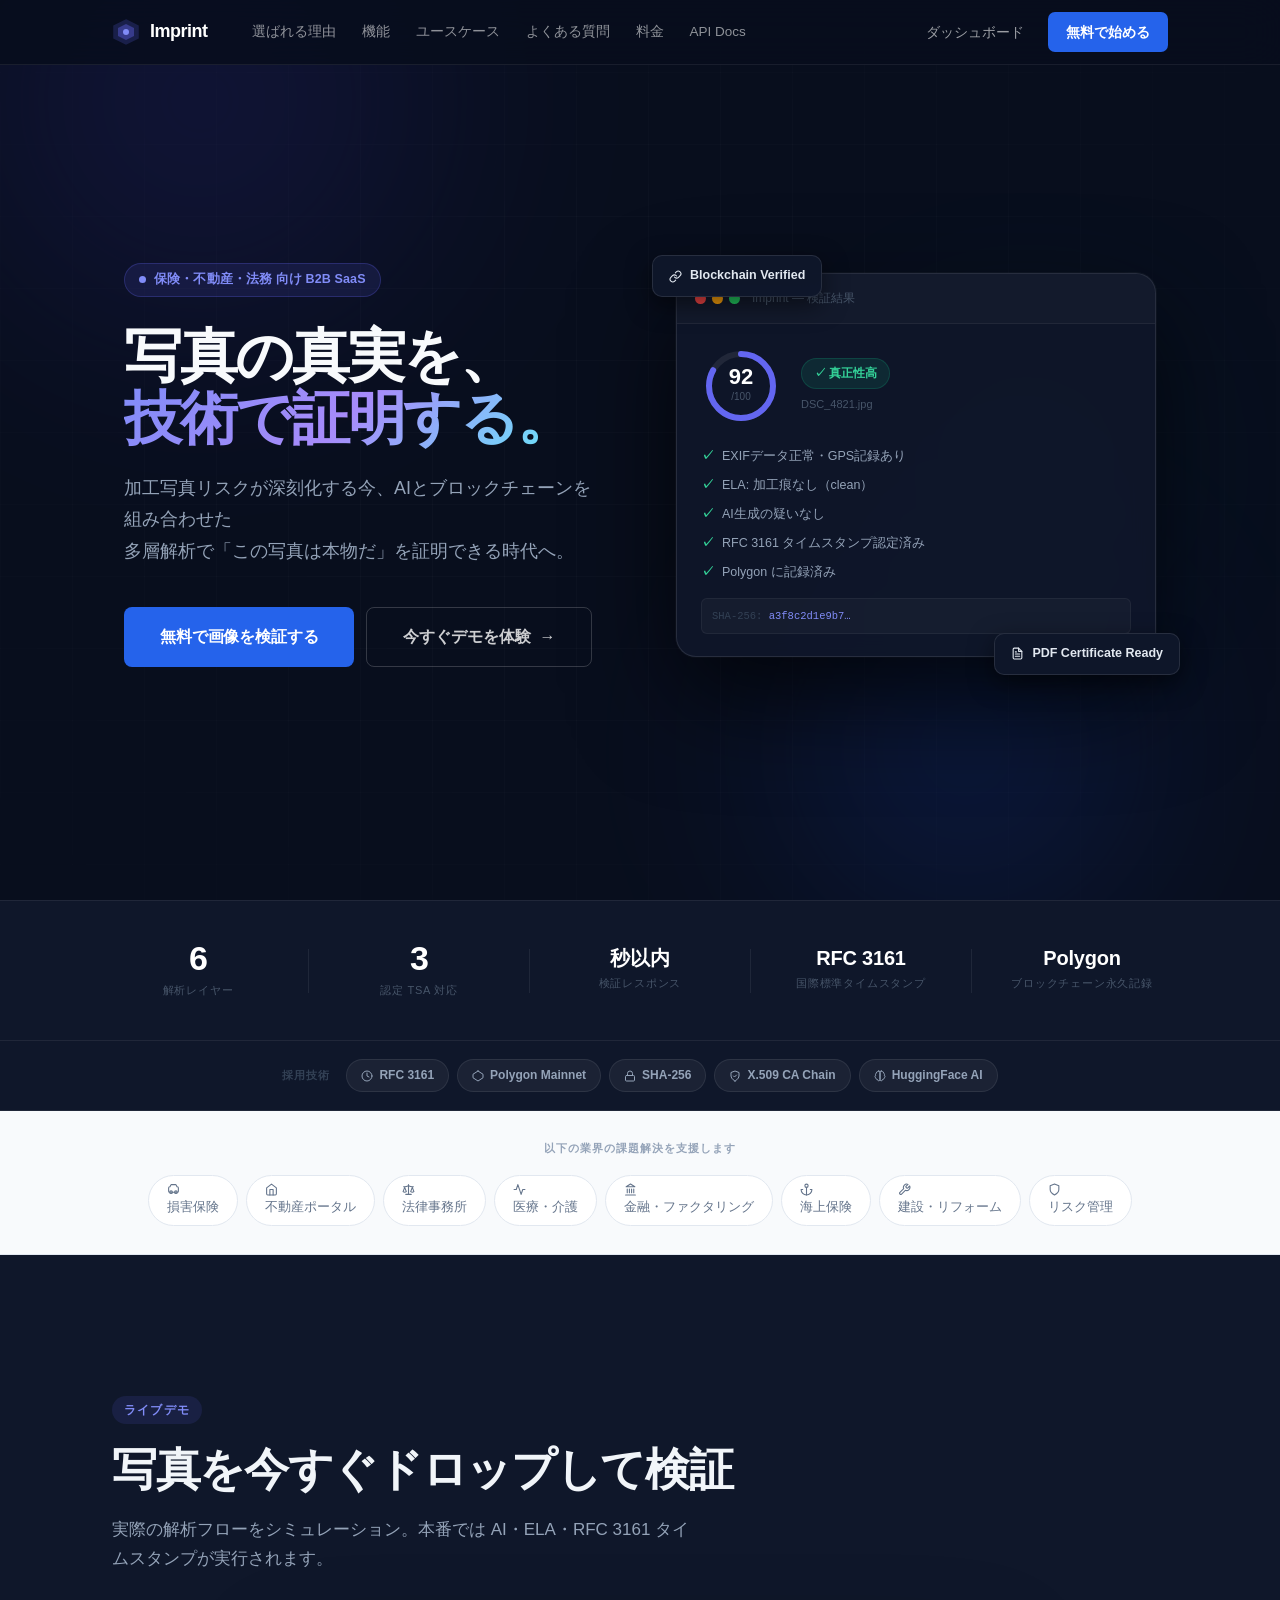
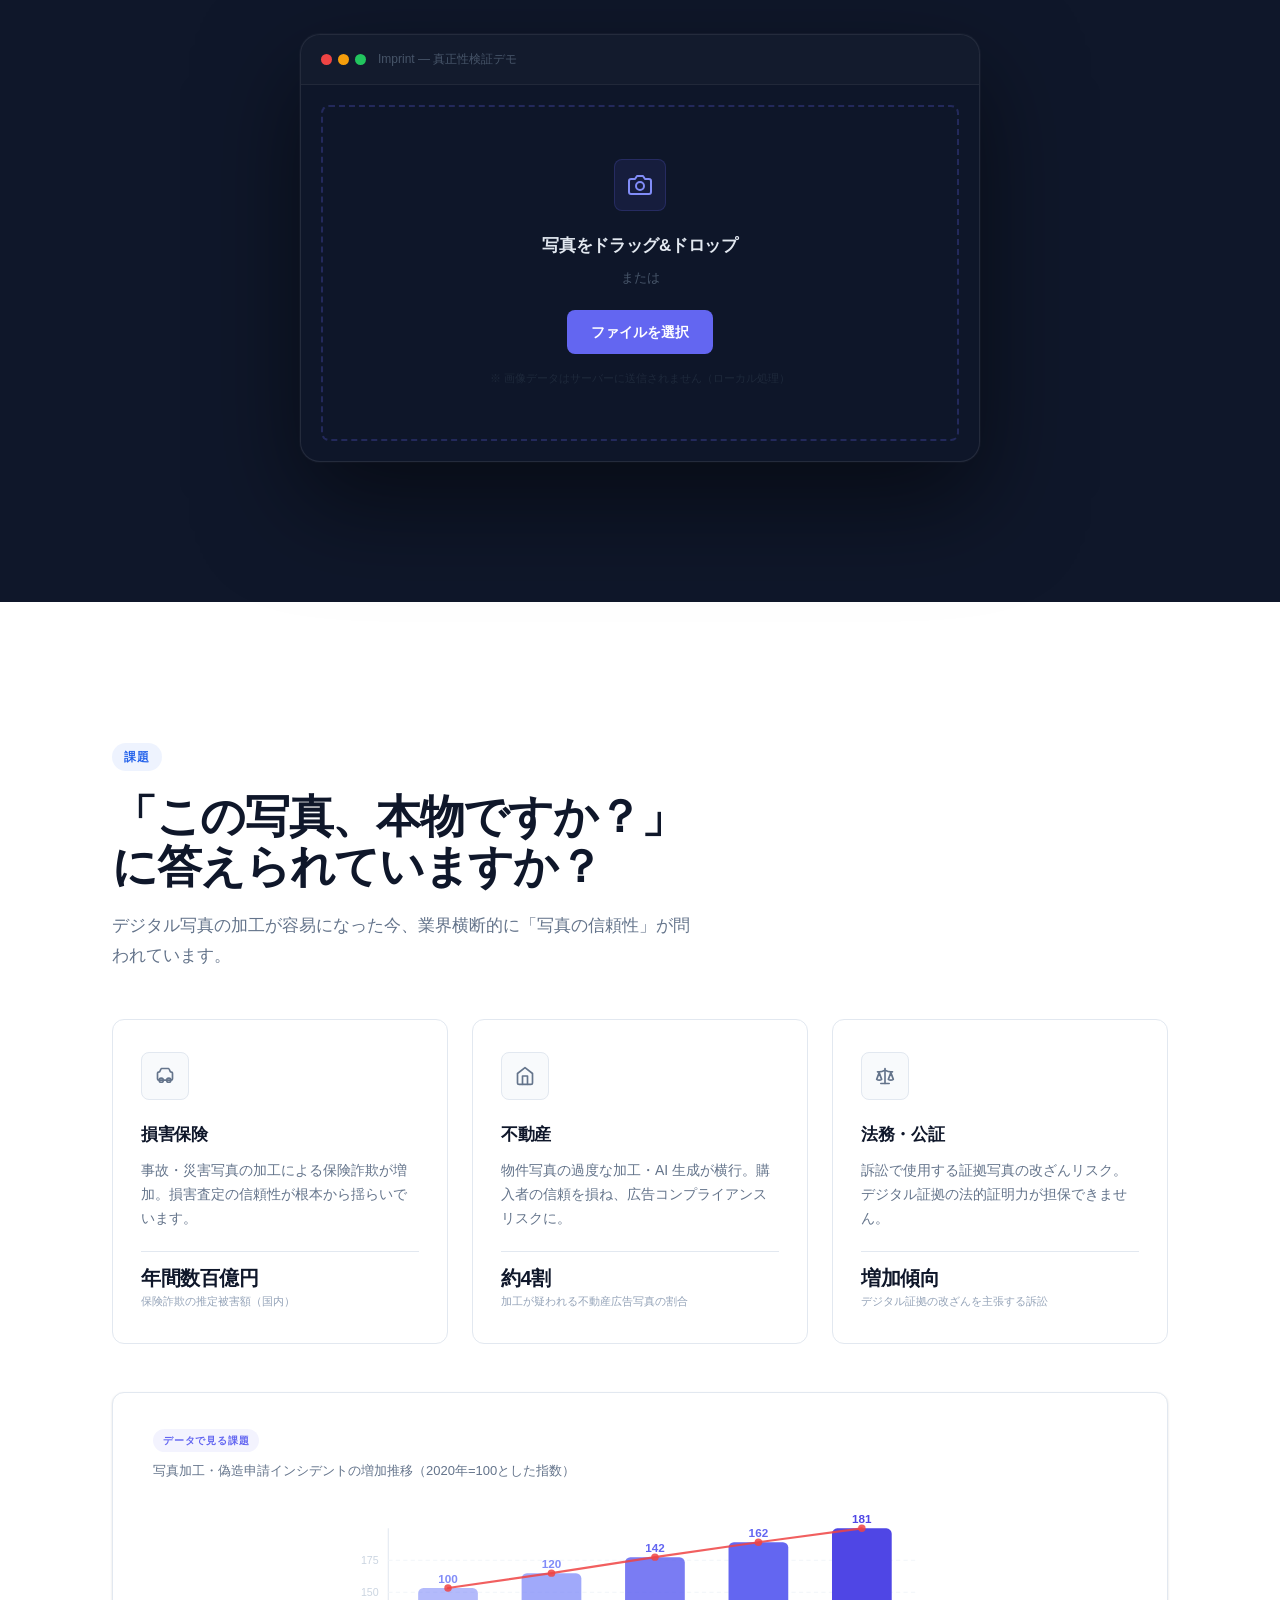
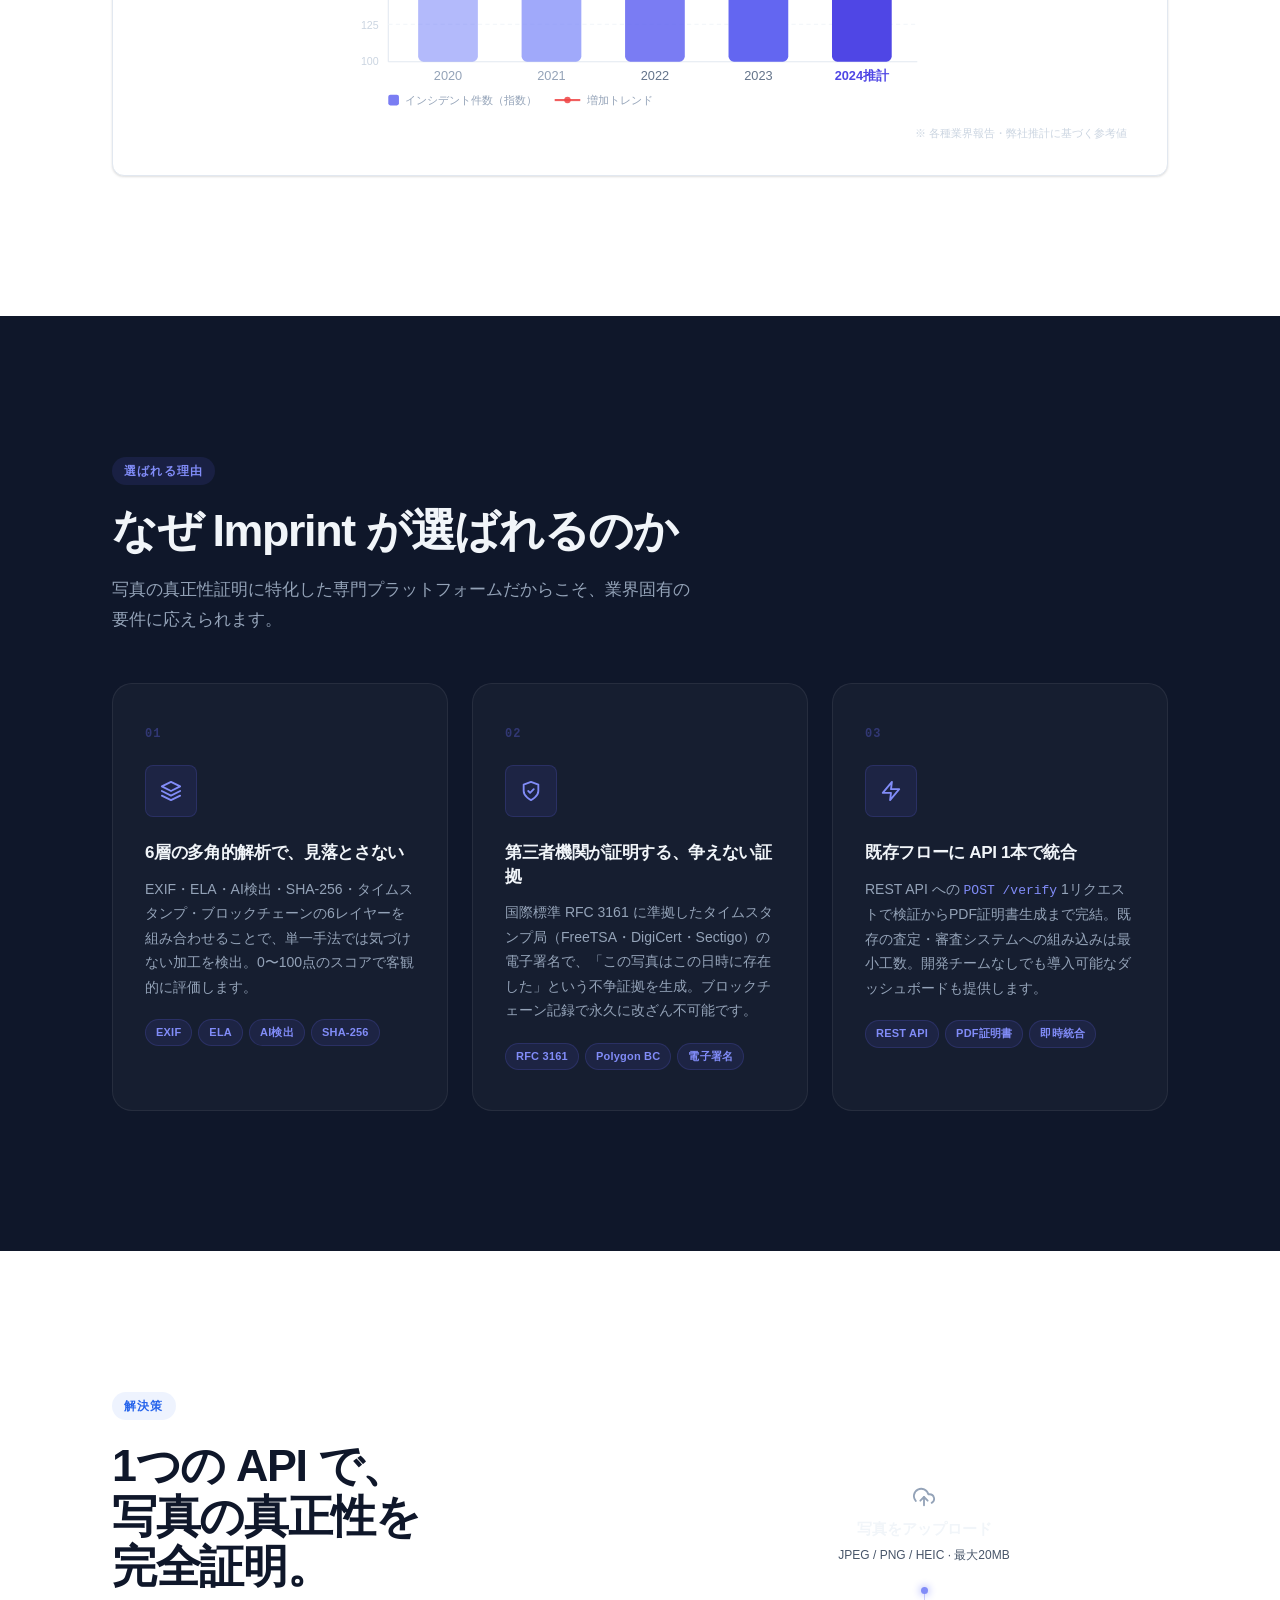
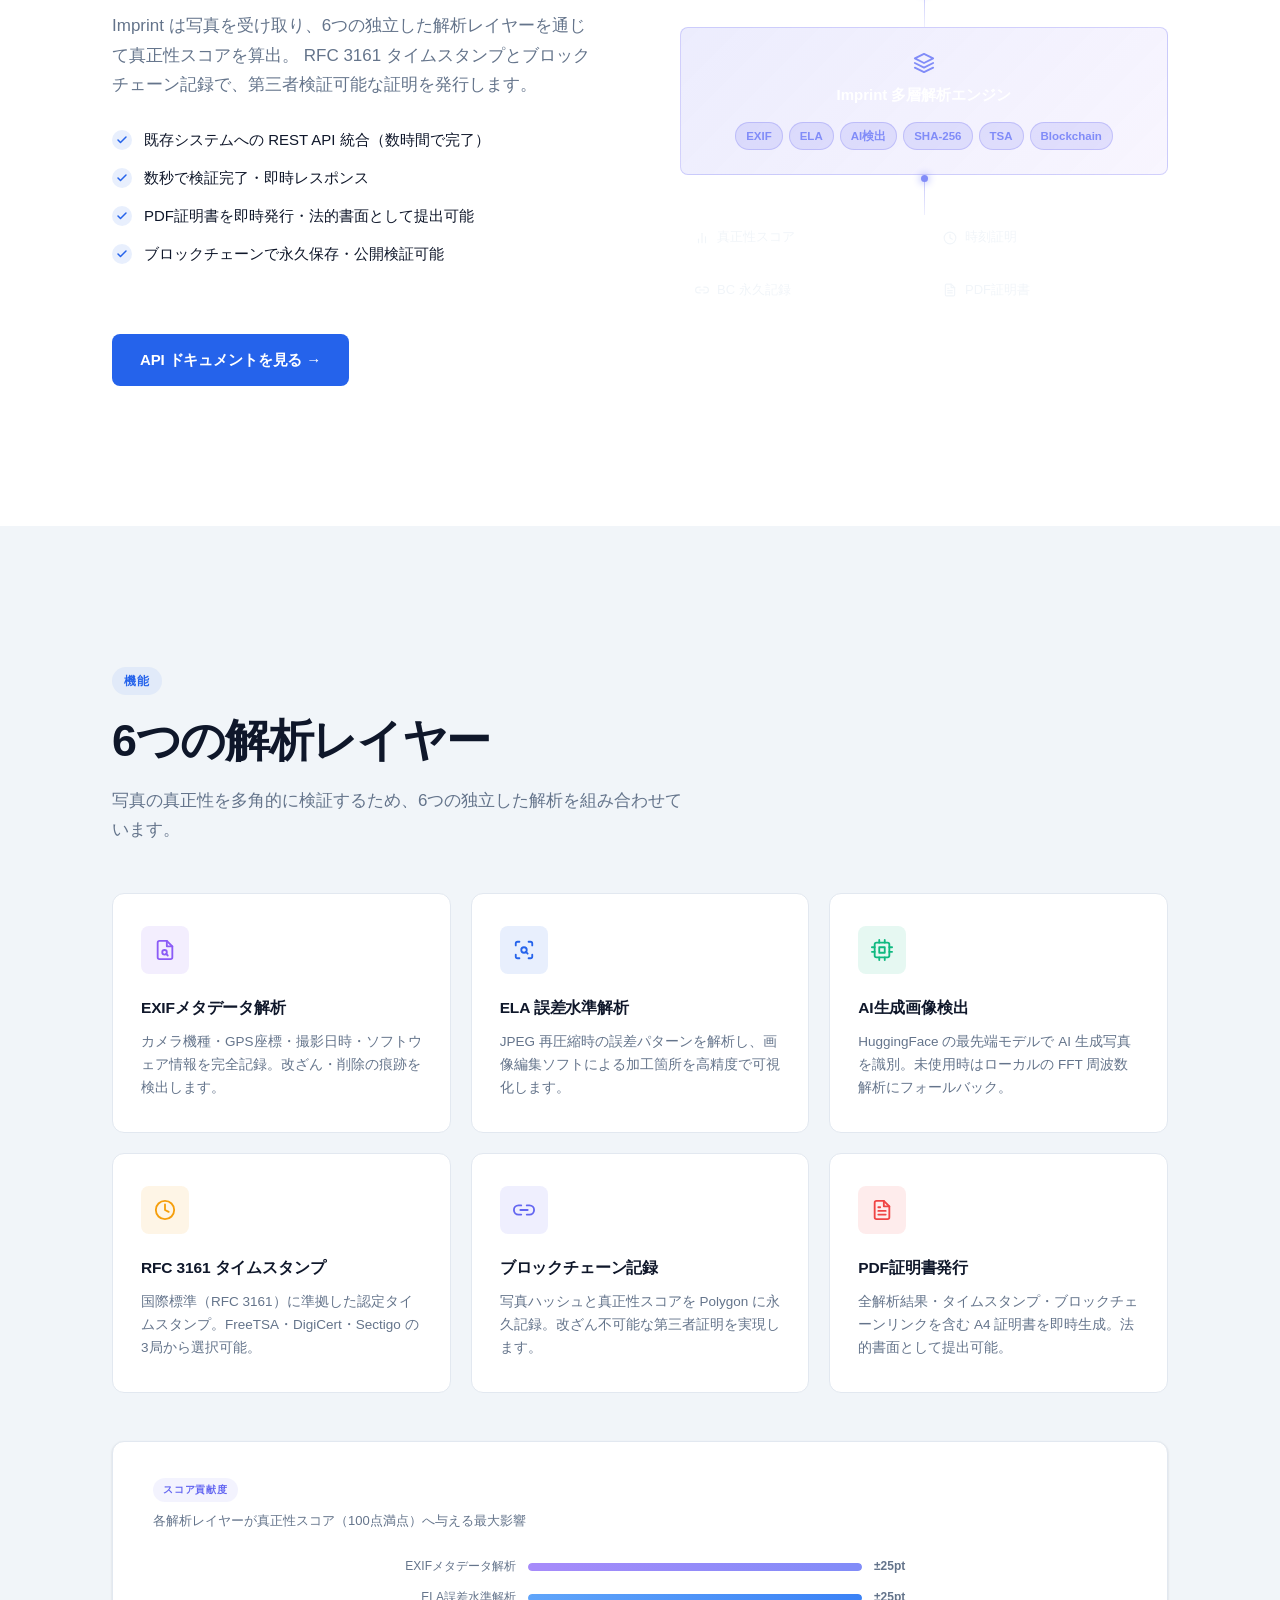
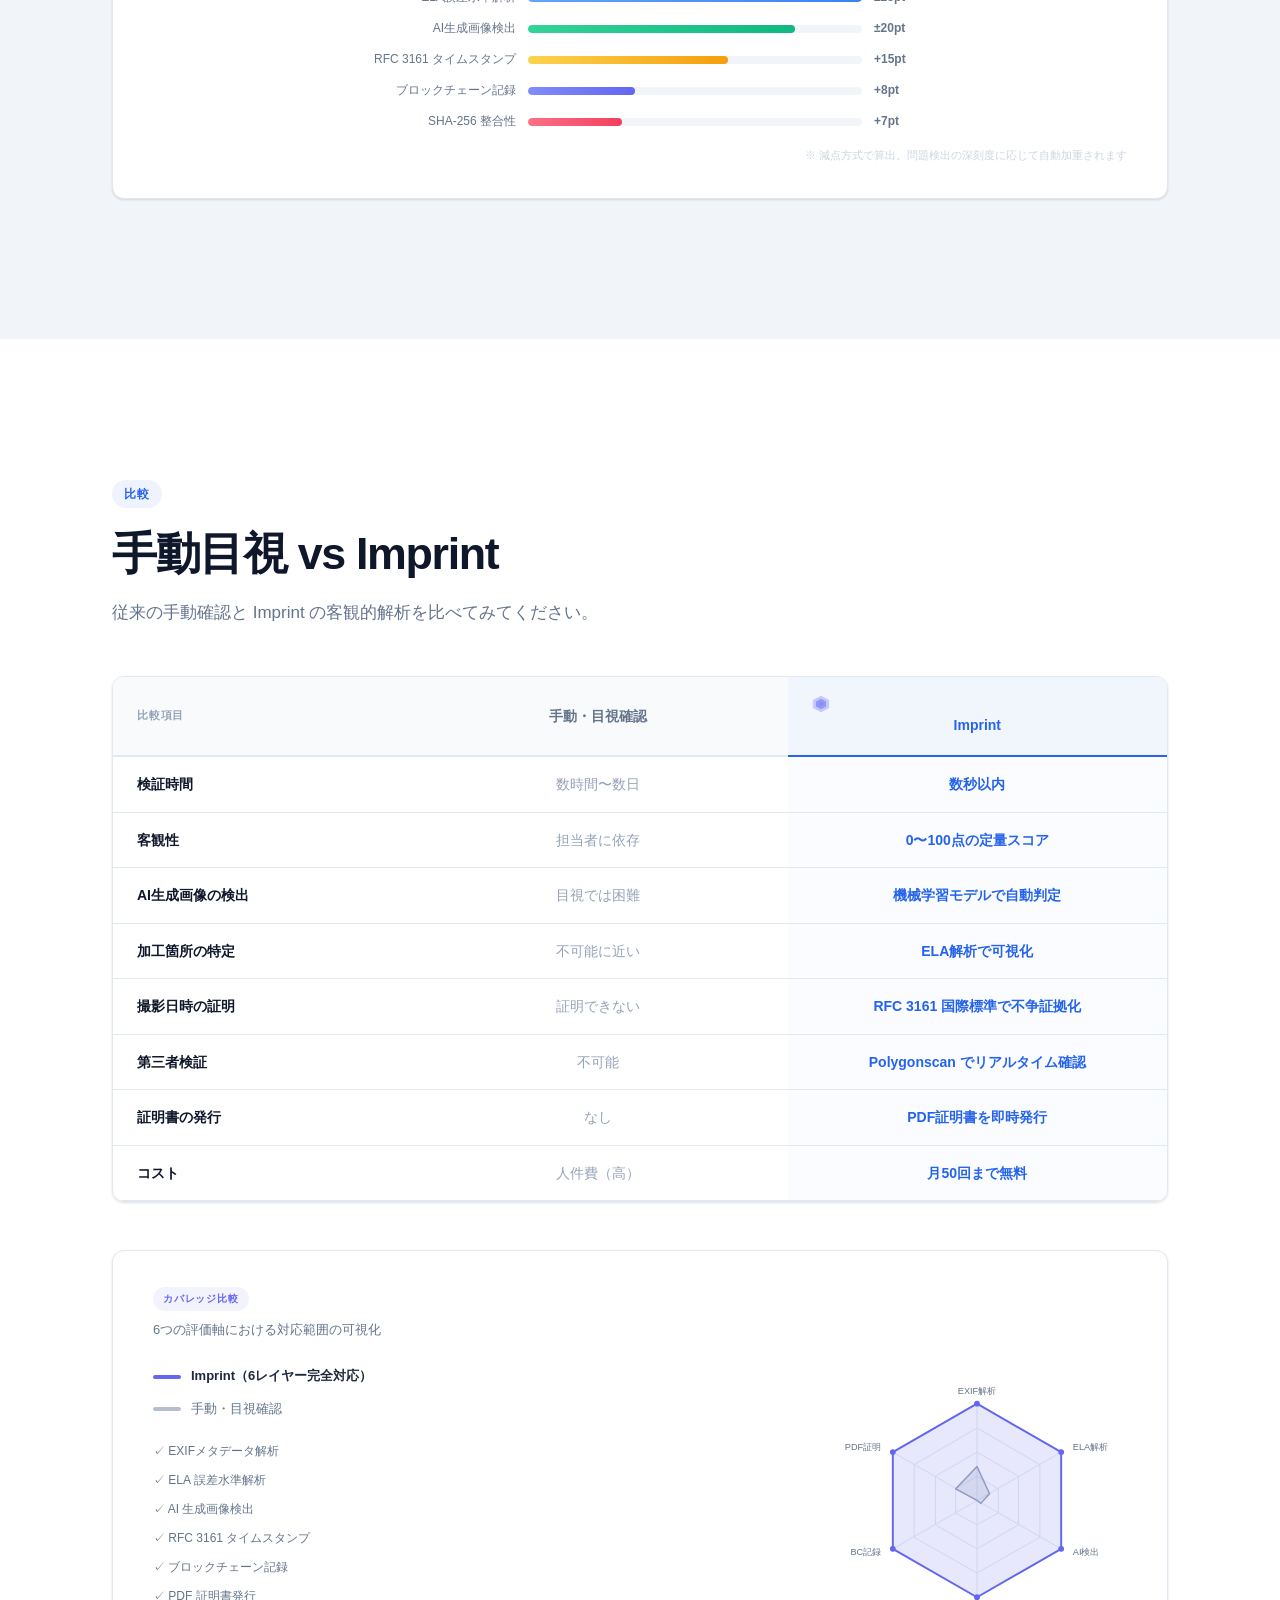
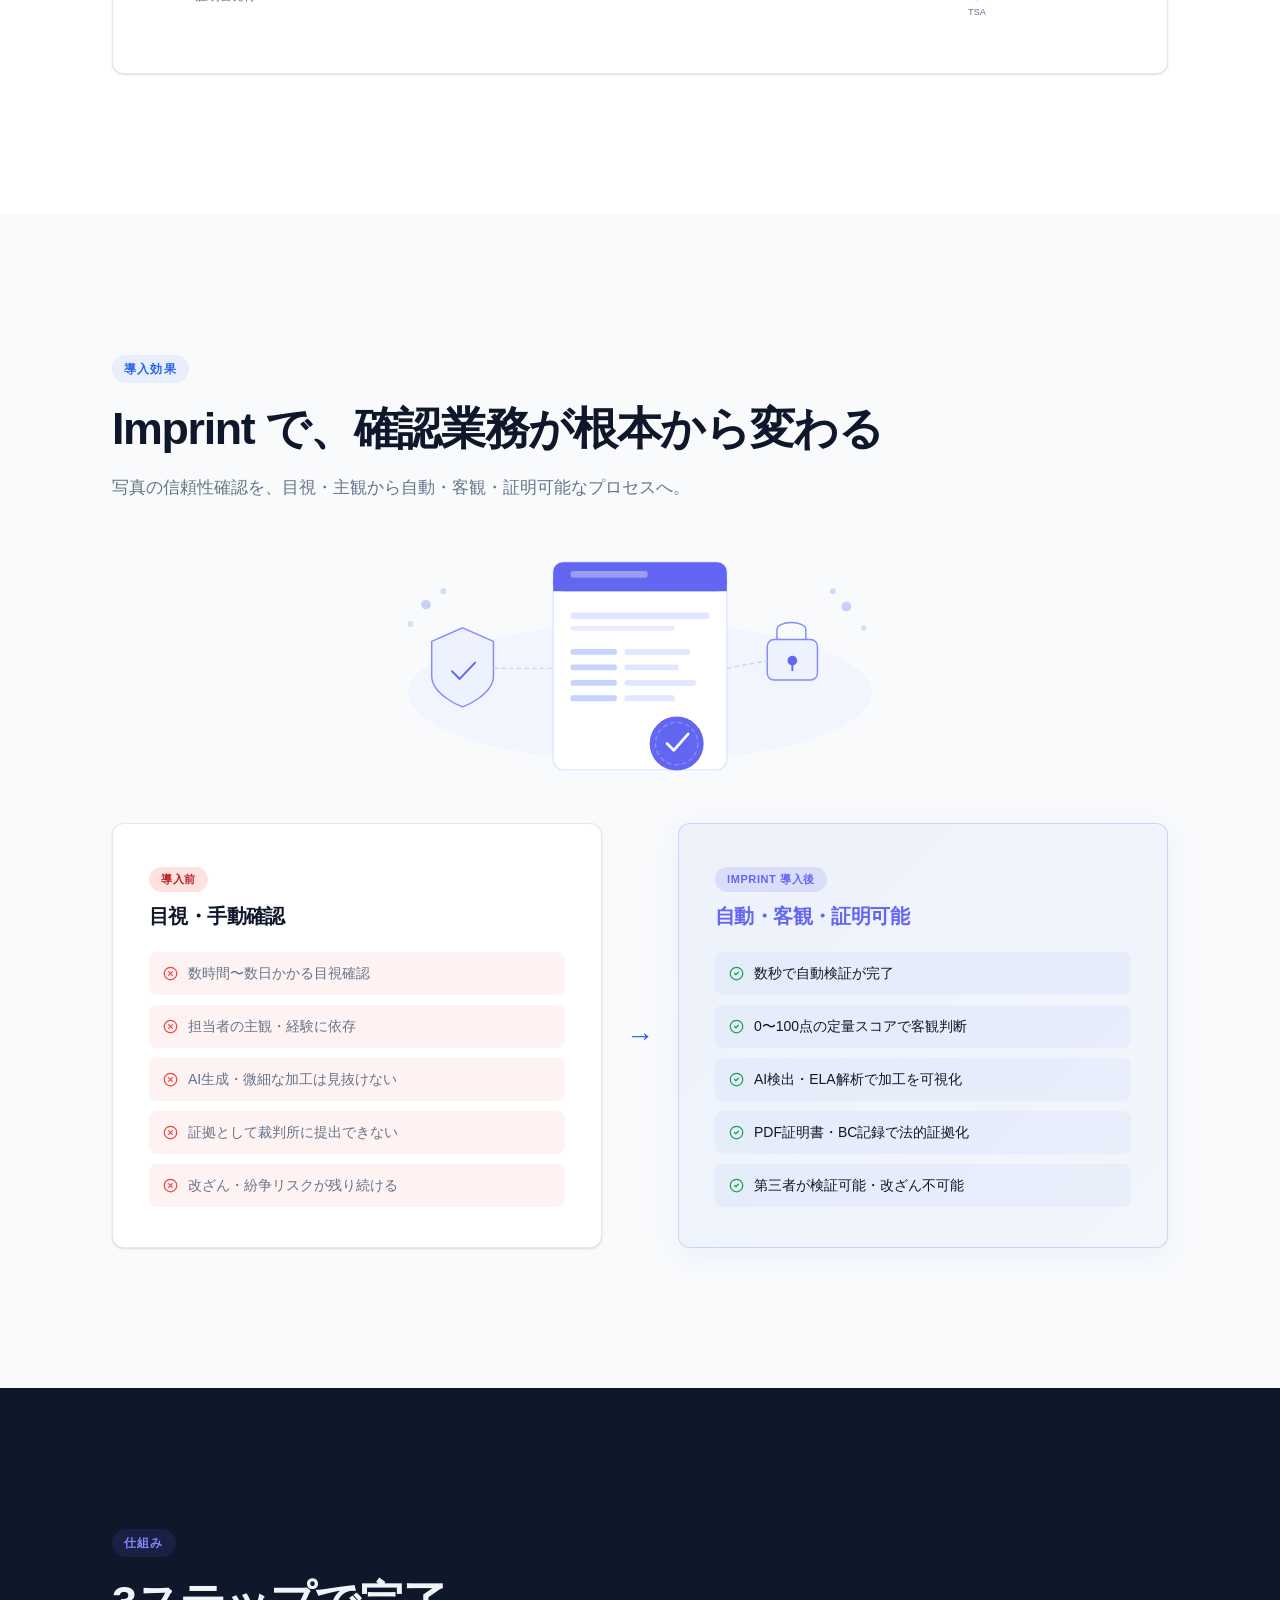
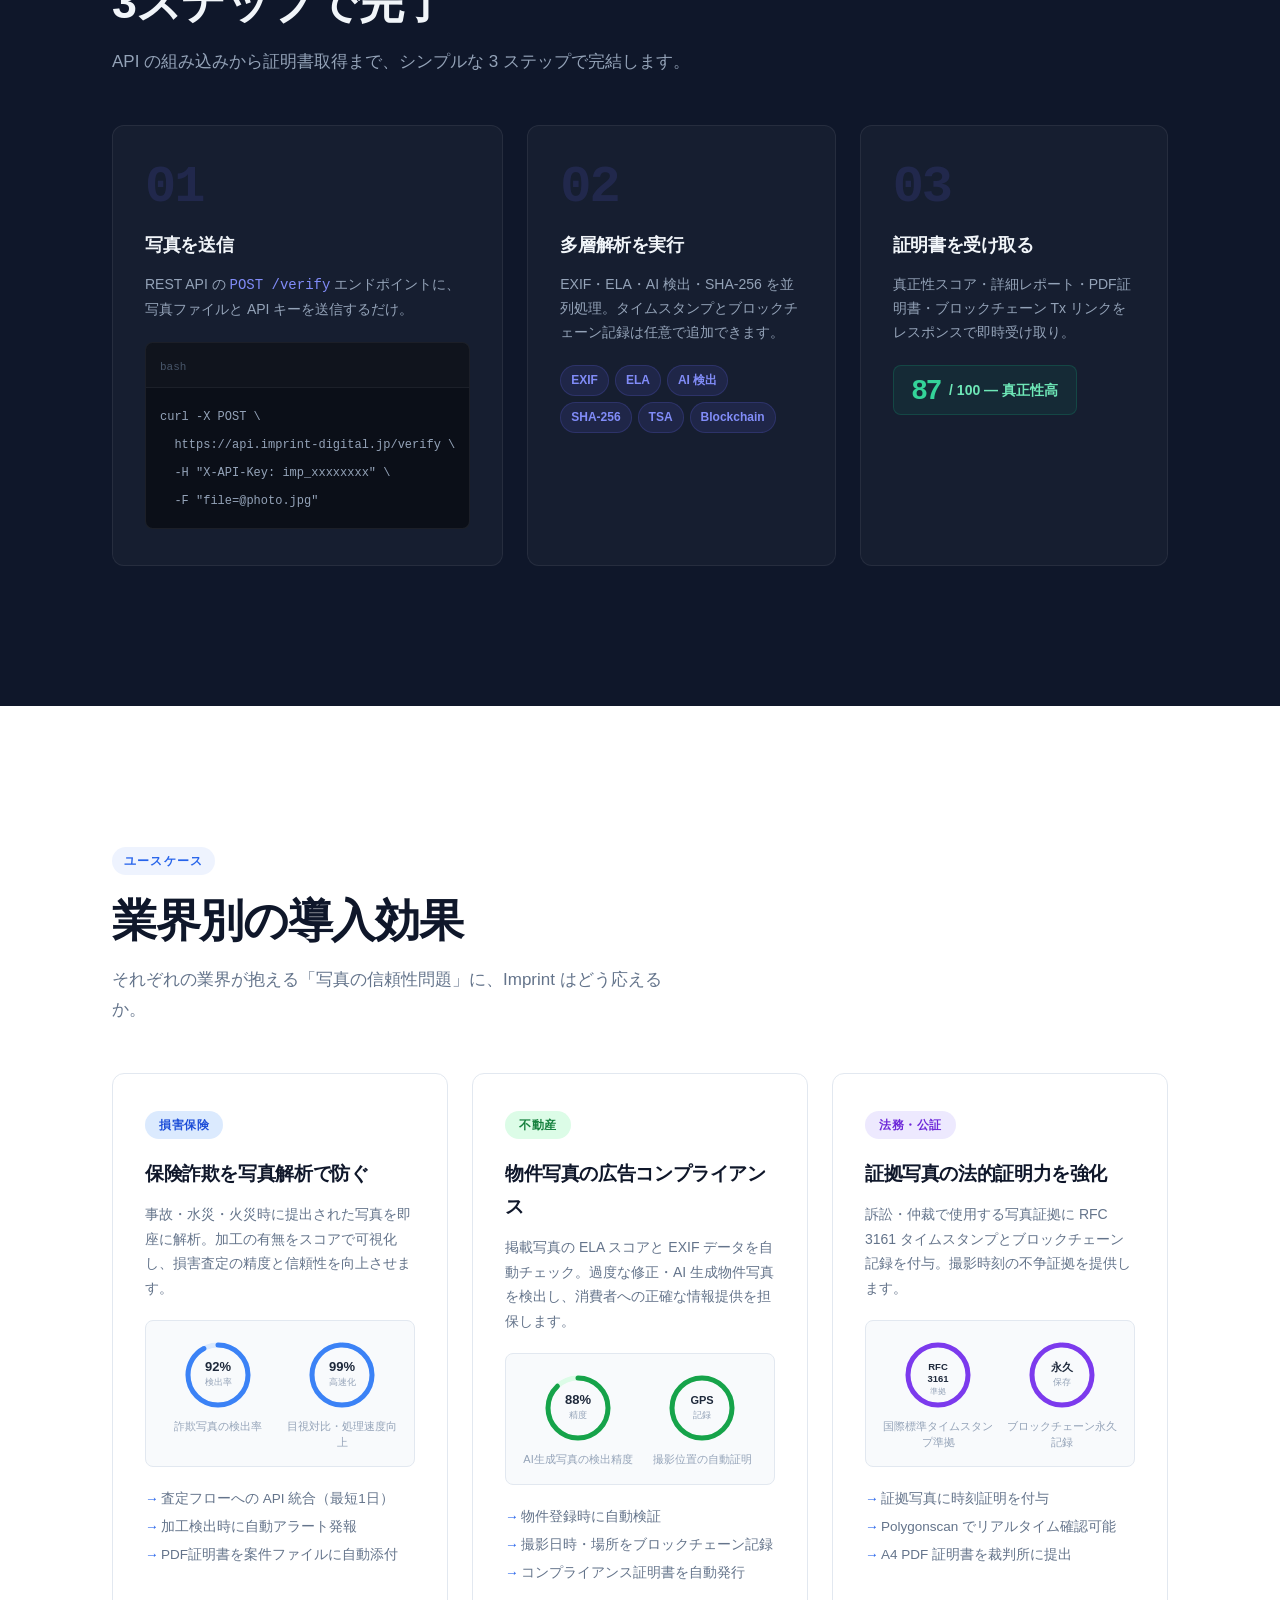
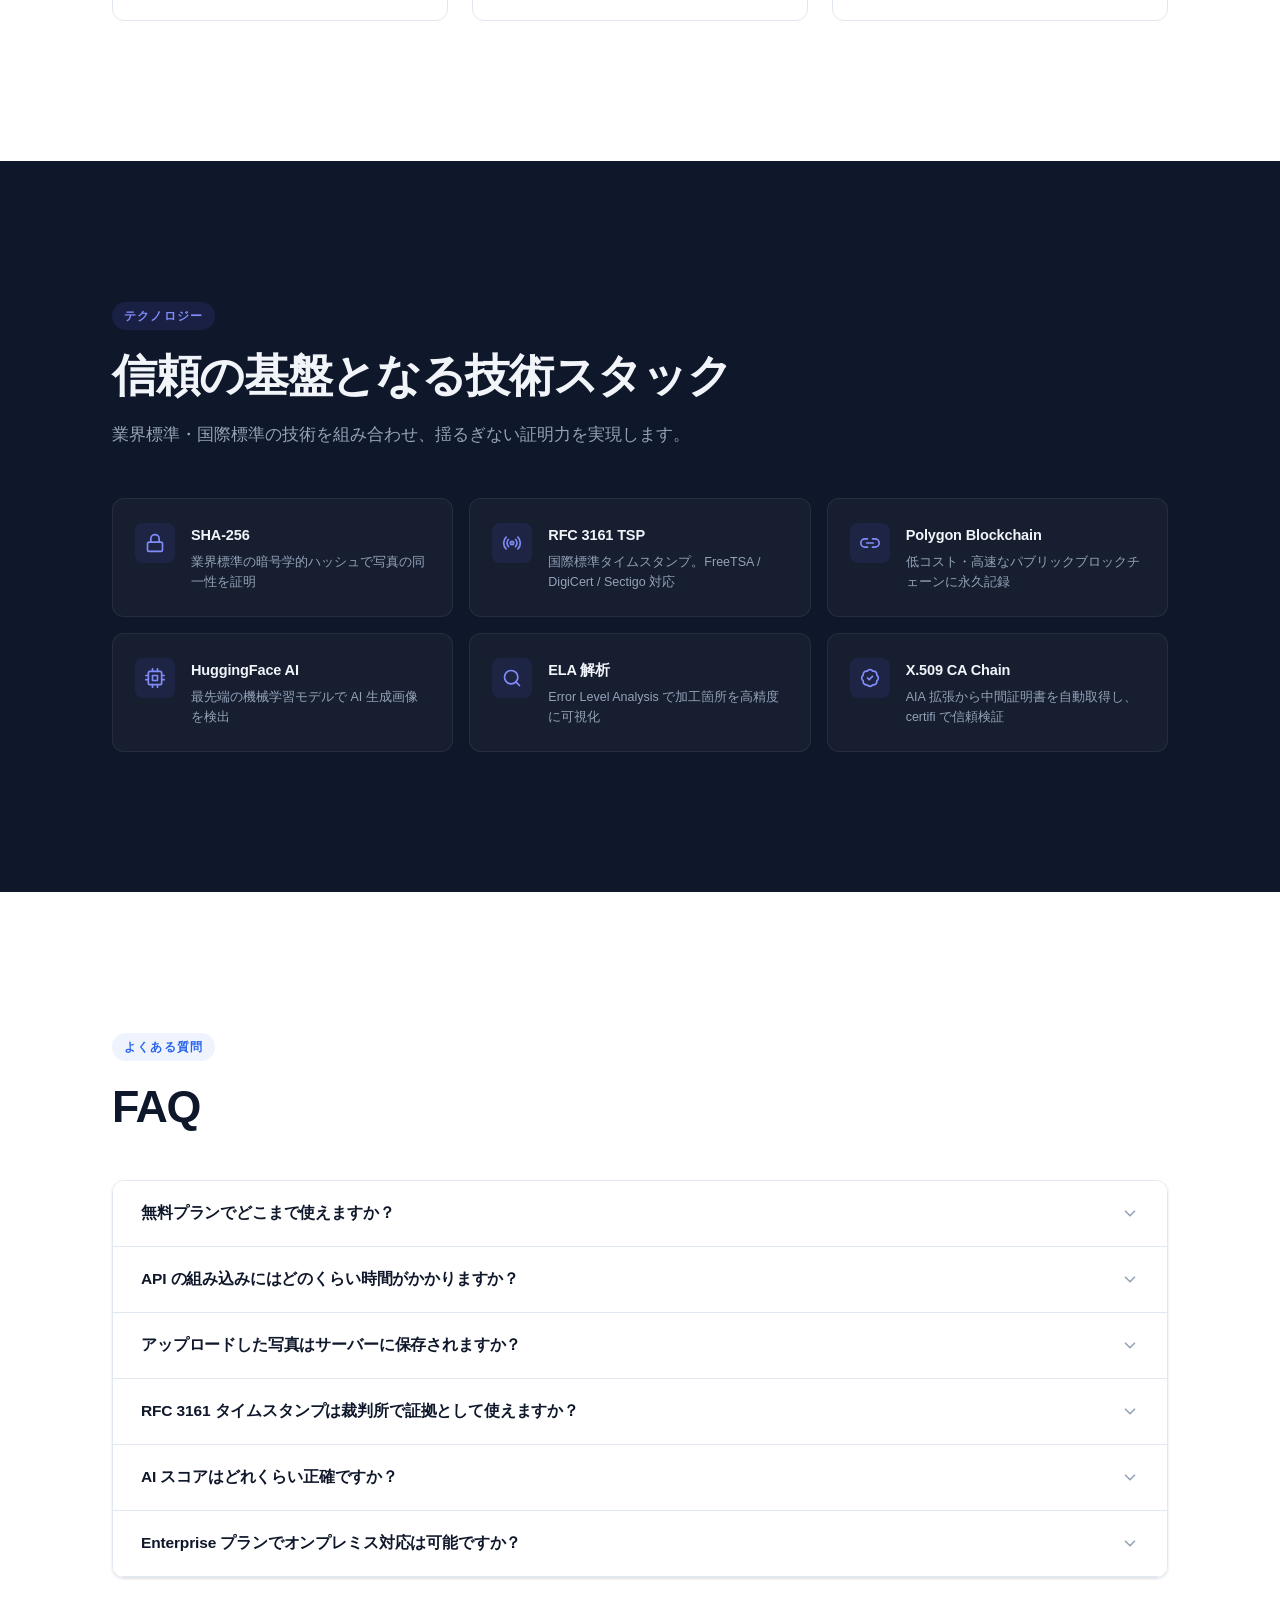
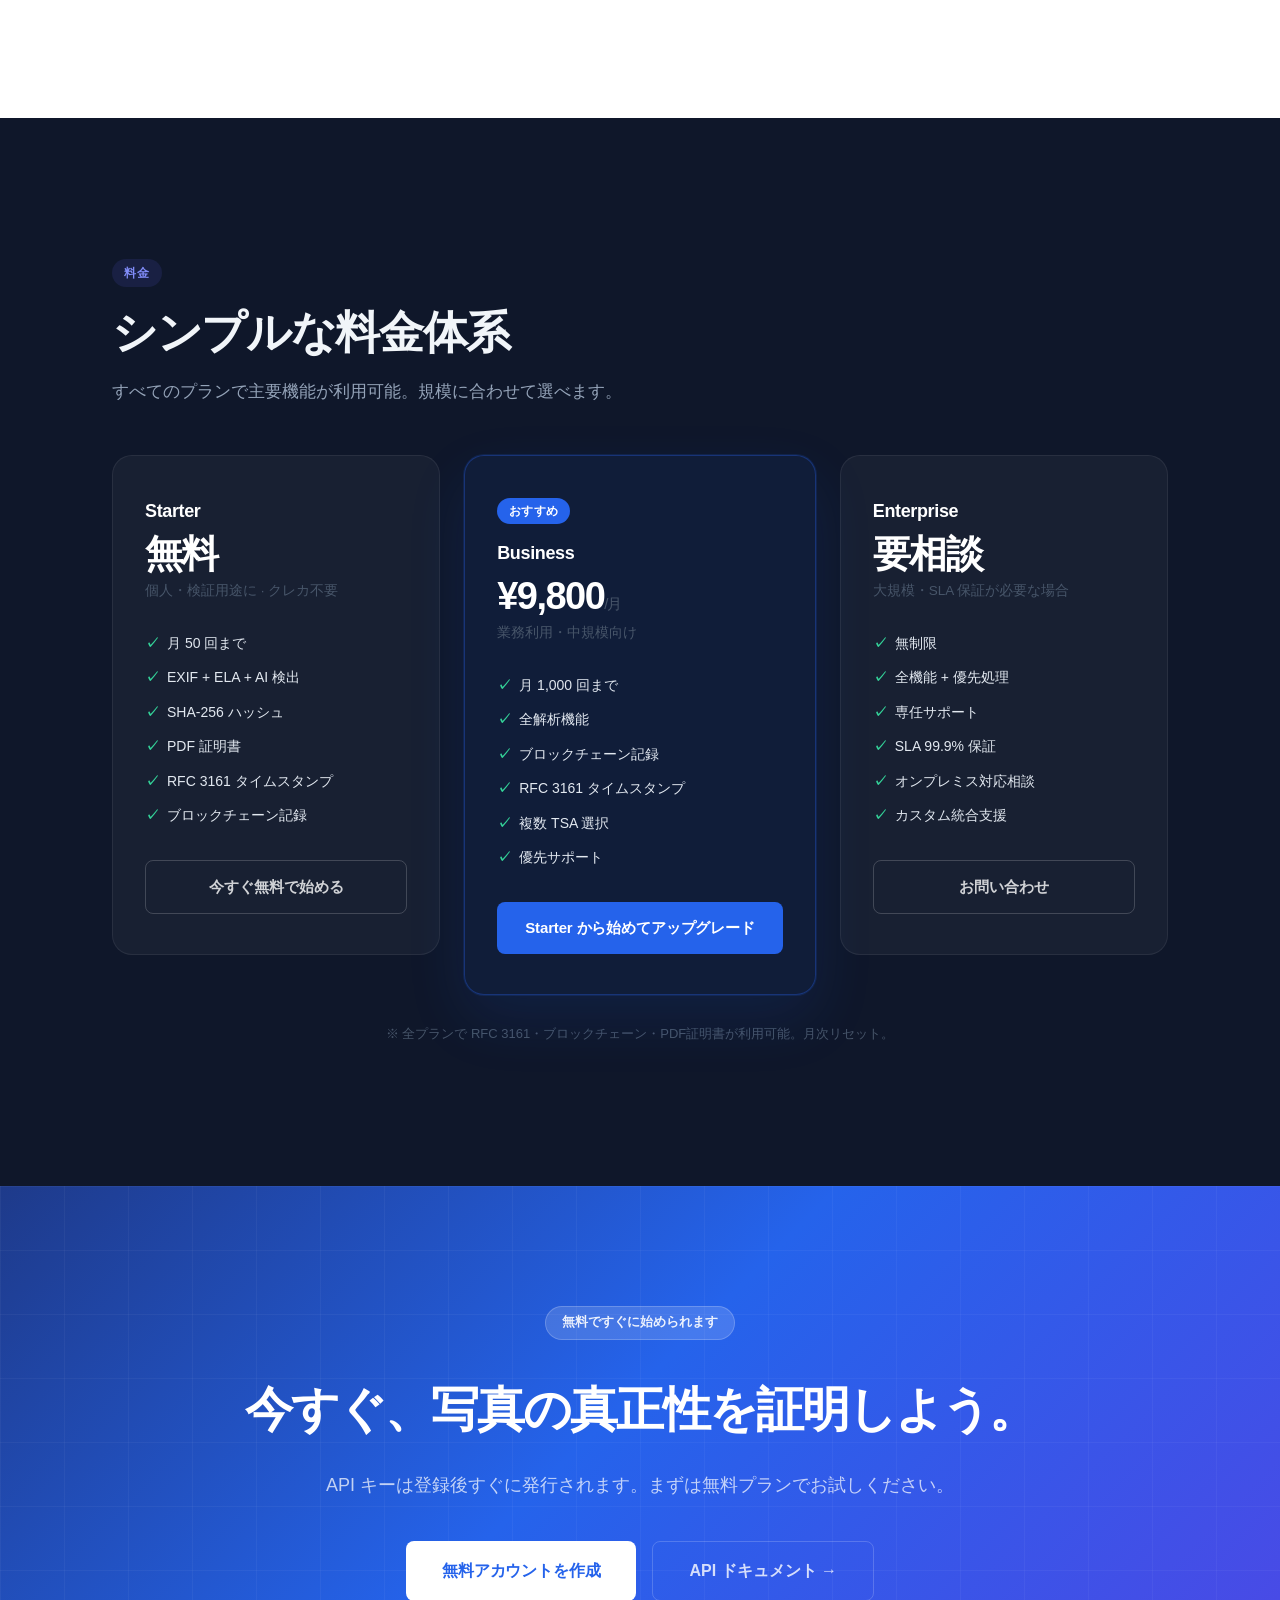
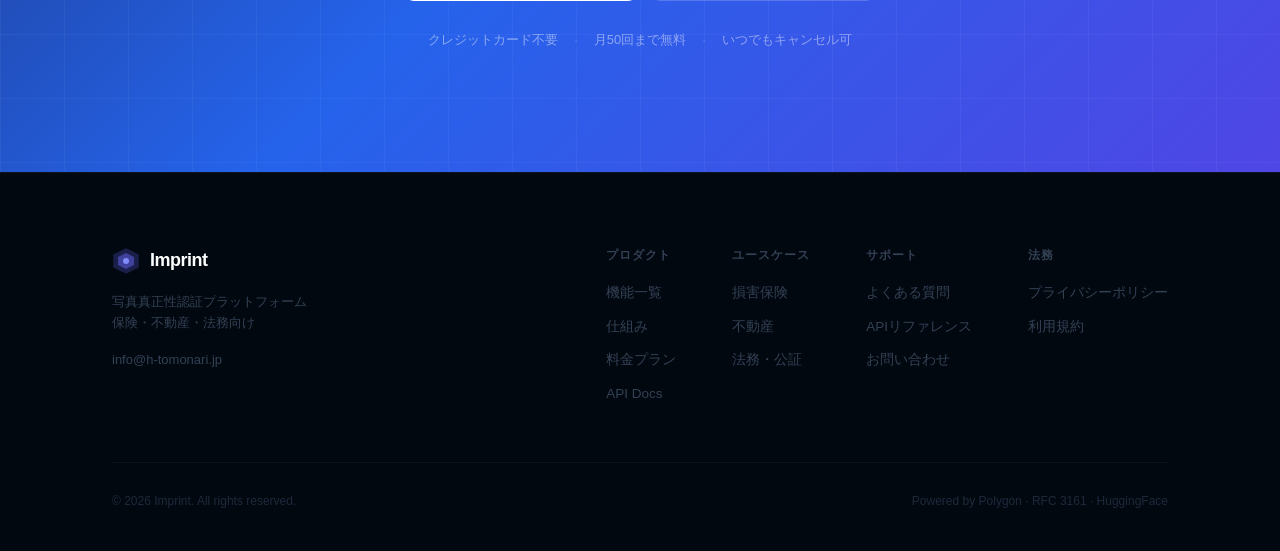
<file: website/index.html>
<!DOCTYPE html>
<html lang="ja">
<head>
  <meta charset="UTF-8">
  <meta name="viewport" content="width=device-width, initial-scale=1.0">
  <meta name="description" content="保険・不動産・法務向けの写真真正性認証プラットフォーム。AI・ELA解析・ブロックチェーン・RFC 3161で写真が無加工であることを技術的に証明。">
  <title>Imprint — 写真真正性認証プラットフォーム</title>
  <link rel="stylesheet" href="style.css">
</head>
<body>

  <!-- ── Navigation ── -->
  <nav class="nav" id="nav">
    <div class="nav-inner container">
      <a href="#top" class="nav-logo">
        <svg class="logo-icon" viewBox="0 0 28 28" fill="none">
          <polygon points="14,2 26,8 26,20 14,26 2,20 2,8" fill="#6366f1" opacity=".2" stroke="#6366f1" stroke-width="1.5"/>
          <polygon points="14,6 22,10 22,18 14,22 6,18 6,10" fill="#6366f1" opacity=".4"/>
          <circle cx="14" cy="14" r="3" fill="#818cf8"/>
        </svg>
        <span>Imprint</span>
      </a>
      <ul class="nav-links" id="navLinks">
        <li><a href="#reasons">選ばれる理由</a></li>
        <li><a href="#features">機能</a></li>
        <li><a href="#usecases">ユースケース</a></li>
        <li><a href="#faq">よくある質問</a></li>
        <li><a href="#pricing">料金</a></li>
        <li><a href="https://api.imprint-digital.jp/docs" target="_blank" rel="noopener">API Docs</a></li>
      </ul>
      <div class="nav-actions">
        <a href="https://api.imprint-digital.jp" class="btn-ghost-sm">ダッシュボード</a>
        <a href="https://api.imprint-digital.jp/register" class="btn-primary-sm">無料で始める</a>
      </div>
      <button class="hamburger" id="hamburger" aria-label="メニューを開く">
        <span></span><span></span><span></span>
      </button>
    </div>
  </nav>

  <!-- ── Hero ── -->
  <section class="hero" id="top">
    <div class="hero-bg">
      <div class="grid-overlay"></div>
      <div class="orb orb-1"></div>
      <div class="orb orb-2"></div>
      <div class="orb orb-3"></div>
    </div>
    <div class="hero-inner container">
      <div class="hero-text">
        <div class="hero-badge">
          <span class="badge-pulse"></span>
          保険・不動産・法務 向け B2B SaaS
        </div>
        <h1 class="hero-title">
          写真の真実を、<br>
          <span class="gradient-text">技術で証明する。</span>
        </h1>
        <p class="hero-sub">
          加工写真リスクが深刻化する今、AIとブロックチェーンを組み合わせた<br class="br-desktop">
          多層解析で「この写真は本物だ」を証明できる時代へ。
        </p>
        <div class="hero-actions">
          <a href="https://api.imprint-digital.jp/register" class="btn-primary btn-lg">無料で画像を検証する</a>
          <a href="#demo" class="btn-outline-light btn-lg">
            今すぐデモを体験 <span class="arrow">→</span>
          </a>
        </div>
      </div>

      <div class="hero-visual">
        <div class="preview-card">
          <div class="preview-header">
            <div class="preview-dots">
              <span style="background:#ef4444"></span>
              <span style="background:#f59e0b"></span>
              <span style="background:#22c55e"></span>
            </div>
            <span class="preview-title-text">Imprint — 検証結果</span>
          </div>
          <div class="preview-body">
            <div class="preview-score-row">
              <div class="preview-gauge-wrap">
                <svg viewBox="0 0 80 80" class="preview-svg">
                  <circle cx="40" cy="40" r="32" fill="none" stroke="rgba(255,255,255,.08)" stroke-width="6"/>
                  <circle cx="40" cy="40" r="32" fill="none" stroke="#6366f1" stroke-width="6"
                    stroke-linecap="round" stroke-dasharray="201" stroke-dashoffset="34"
                    transform="rotate(-90 40 40)"/>
                </svg>
                <div class="preview-score-center">
                  <span class="preview-score-num">92</span>
                  <span class="preview-score-sub">/100</span>
                </div>
              </div>
              <div class="preview-verdict-block">
                <div class="preview-badge-ok">✓ 真正性高</div>
                <div class="preview-filename">DSC_4821.jpg</div>
              </div>
            </div>
            <div class="preview-checks">
              <div class="pcheck ok"><span>✓</span> EXIFデータ正常・GPS記録あり</div>
              <div class="pcheck ok"><span>✓</span> ELA: 加工痕なし（clean）</div>
              <div class="pcheck ok"><span>✓</span> AI生成の疑いなし</div>
              <div class="pcheck ok"><span>✓</span> RFC 3161 タイムスタンプ認定済み</div>
              <div class="pcheck ok"><span>✓</span> Polygon に記録済み</div>
            </div>
            <div class="preview-hash">SHA-256: <span>a3f8c2d1e9b7…</span></div>
          </div>
        </div>
        <div class="float-badge badge-tl">
          <svg width="13" height="13" viewBox="0 0 24 24" fill="none" stroke="currentColor" stroke-width="2" stroke-linecap="round" stroke-linejoin="round"><path d="M10 13a5 5 0 0 0 7.54.54l3-3a5 5 0 0 0-7.07-7.07l-1.72 1.71"/><path d="M14 11a5 5 0 0 0-7.54-.54l-3 3a5 5 0 0 0 7.07 7.07l1.71-1.71"/></svg>
          Blockchain Verified
        </div>
        <div class="float-badge badge-br">
          <svg width="13" height="13" viewBox="0 0 24 24" fill="none" stroke="currentColor" stroke-width="2" stroke-linecap="round" stroke-linejoin="round"><path d="M14 2H6a2 2 0 0 0-2 2v16a2 2 0 0 0 2 2h12a2 2 0 0 0 2-2V8z"/><polyline points="14 2 14 8 20 8"/><line x1="16" y1="13" x2="8" y2="13"/><line x1="16" y1="17" x2="8" y2="17"/><polyline points="10 9 9 9 8 9"/></svg>
          PDF Certificate Ready
        </div>
      </div>
    </div>
  </section>

  <!-- ── Stats bar ── -->
  <div class="stats-bar">
    <div class="container">
      <div class="stats-grid">
        <div class="stat-item">
          <div class="stat-num" data-target="6">0</div>
          <div class="stat-label">解析レイヤー</div>
        </div>
        <div class="stat-divider"></div>
        <div class="stat-item">
          <div class="stat-num" data-target="3">0</div>
          <div class="stat-label">認定 TSA 対応</div>
        </div>
        <div class="stat-divider"></div>
        <div class="stat-item">
          <div class="stat-num stat-text">秒以内</div>
          <div class="stat-label">検証レスポンス</div>
        </div>
        <div class="stat-divider"></div>
        <div class="stat-item">
          <div class="stat-num stat-text">RFC 3161</div>
          <div class="stat-label">国際標準タイムスタンプ</div>
        </div>
        <div class="stat-divider"></div>
        <div class="stat-item">
          <div class="stat-num stat-text">Polygon</div>
          <div class="stat-label">ブロックチェーン永久記録</div>
        </div>
      </div>
    </div>
  </div>

  <!-- ── Tech bar ── -->
  <div class="tech-bar">
    <div class="container">
      <div class="tech-bar-inner">
        <span class="tech-bar-label">採用技術</span>
        <div class="tech-bar-pills">
          <span class="tech-pill"><svg width="12" height="12" viewBox="0 0 24 24" fill="none" stroke="currentColor" stroke-width="2" stroke-linecap="round" stroke-linejoin="round" style="vertical-align:middle"><circle cx="12" cy="12" r="10"/><polyline points="12 6 12 12 16 14"/></svg> RFC 3161</span>
          <span class="tech-pill"><svg width="12" height="12" viewBox="0 0 24 24" fill="none" stroke="currentColor" stroke-width="2" stroke-linecap="round" stroke-linejoin="round" style="vertical-align:middle"><polygon points="12 2 22 8.5 22 15.5 12 22 2 15.5 2 8.5 12 2"/></svg> Polygon Mainnet</span>
          <span class="tech-pill"><svg width="12" height="12" viewBox="0 0 24 24" fill="none" stroke="currentColor" stroke-width="2" stroke-linecap="round" stroke-linejoin="round" style="vertical-align:middle"><rect x="3" y="11" width="18" height="11" rx="2" ry="2"/><path d="M7 11V7a5 5 0 0 1 10 0v4"/></svg> SHA-256</span>
          <span class="tech-pill"><svg width="12" height="12" viewBox="0 0 24 24" fill="none" stroke="currentColor" stroke-width="2" stroke-linecap="round" stroke-linejoin="round" style="vertical-align:middle"><path d="M12 22s8-4 8-10V5l-8-3-8 3v7c0 6 8 10 8 10z"/><polyline points="9 12 11 14 15 10"/></svg> X.509 CA Chain</span>
          <span class="tech-pill"><svg width="12" height="12" viewBox="0 0 24 24" fill="none" stroke="currentColor" stroke-width="2" stroke-linecap="round" stroke-linejoin="round" style="vertical-align:middle"><path d="M9.5 2A2.5 2.5 0 0 1 12 4.5v15a2.5 2.5 0 0 1-4.96-.46 2.5 2.5 0 0 1-2.96-3.08 3 3 0 0 1-.34-5.58 2.5 2.5 0 0 1 1.32-4.24 2.5 2.5 0 0 1 1.98-3A2.5 2.5 0 0 1 9.5 2Z"/><path d="M14.5 2A2.5 2.5 0 0 0 12 4.5v15a2.5 2.5 0 0 0 4.96-.46 2.5 2.5 0 0 0 2.96-3.08 3 3 0 0 0 .34-5.58 2.5 2.5 0 0 0-1.32-4.24 2.5 2.5 0 0 0-1.98-3A2.5 2.5 0 0 0 14.5 2Z"/></svg> HuggingFace AI</span>
        </div>
      </div>
    </div>
  </div>

  <!-- ── Industry trust bar ── -->
  <div class="industry-bar">
    <div class="container">
      <p class="industry-label">以下の業界の課題解決を支援します</p>
      <div class="industry-pills">
        <span><svg width="13" height="13" viewBox="0 0 24 24" fill="none" stroke="currentColor" stroke-width="2" stroke-linecap="round" stroke-linejoin="round" style="vertical-align:middle;margin-right:5px"><path d="M19 17H5a2 2 0 0 1-2-2V9a2 2 0 0 1 2-2h.5l1.6-3.3A1 1 0 0 1 8 3h8a1 1 0 0 1 .9.6L18.5 7H19a2 2 0 0 1 2 2v6a2 2 0 0 1-2 2z"/><circle cx="7.5" cy="17" r="2.5"/><circle cx="16.5" cy="17" r="2.5"/></svg>損害保険</span>
        <span><svg width="13" height="13" viewBox="0 0 24 24" fill="none" stroke="currentColor" stroke-width="2" stroke-linecap="round" stroke-linejoin="round" style="vertical-align:middle;margin-right:5px"><path d="M3 9l9-7 9 7v11a2 2 0 0 1-2 2H5a2 2 0 0 1-2-2z"/><polyline points="9 22 9 12 15 12 15 22"/></svg>不動産ポータル</span>
        <span><svg width="13" height="13" viewBox="0 0 24 24" fill="none" stroke="currentColor" stroke-width="2" stroke-linecap="round" stroke-linejoin="round" style="vertical-align:middle;margin-right:5px"><path d="m16 16 3-8 3 8c-.87.65-1.92 1-3 1s-2.13-.35-3-1Z"/><path d="m2 16 3-8 3 8c-.87.65-1.92 1-3 1s-2.13-.35-3-1Z"/><path d="M7 21h10"/><line x1="12" y1="3" x2="12" y2="21"/><path d="M3 7h2c2 0 5-1 7-2 2 1 5 2 7 2h2"/></svg>法律事務所</span>
        <span><svg width="13" height="13" viewBox="0 0 24 24" fill="none" stroke="currentColor" stroke-width="2" stroke-linecap="round" stroke-linejoin="round" style="vertical-align:middle;margin-right:5px"><polyline points="22 12 18 12 15 21 9 3 6 12 2 12"/></svg>医療・介護</span>
        <span><svg width="13" height="13" viewBox="0 0 24 24" fill="none" stroke="currentColor" stroke-width="2" stroke-linecap="round" stroke-linejoin="round" style="vertical-align:middle;margin-right:5px"><line x1="3" y1="22" x2="21" y2="22"/><line x1="6" y1="18" x2="6" y2="11"/><line x1="10" y1="18" x2="10" y2="11"/><line x1="14" y1="18" x2="14" y2="11"/><line x1="18" y1="18" x2="18" y2="11"/><polygon points="12 2 20 7 4 7"/></svg>金融・ファクタリング</span>
        <span><svg width="13" height="13" viewBox="0 0 24 24" fill="none" stroke="currentColor" stroke-width="2" stroke-linecap="round" stroke-linejoin="round" style="vertical-align:middle;margin-right:5px"><circle cx="12" cy="5" r="3"/><line x1="12" y1="22" x2="12" y2="8"/><path d="M5 12H2a10 10 0 0 0 20 0h-3"/></svg>海上保険</span>
        <span><svg width="13" height="13" viewBox="0 0 24 24" fill="none" stroke="currentColor" stroke-width="2" stroke-linecap="round" stroke-linejoin="round" style="vertical-align:middle;margin-right:5px"><path d="M14.7 6.3a1 1 0 0 0 0 1.4l1.6 1.6a1 1 0 0 0 1.4 0l3.77-3.77a6 6 0 0 1-7.94 7.94l-6.91 6.91a2.12 2.12 0 0 1-3-3l6.91-6.91a6 6 0 0 1 7.94-7.94l-3.76 3.76z"/></svg>建設・リフォーム</span>
        <span><svg width="13" height="13" viewBox="0 0 24 24" fill="none" stroke="currentColor" stroke-width="2" stroke-linecap="round" stroke-linejoin="round" style="vertical-align:middle;margin-right:5px"><path d="M12 22s8-4 8-10V5l-8-3-8 3v7c0 6 8 10 8 10z"/></svg>リスク管理</span>
      </div>
    </div>
  </div>

  <!-- ── Live Demo ── -->
  <section class="section demo-section" id="demo">
    <div class="container">
      <div class="section-label reveal">ライブデモ</div>
      <h2 class="section-title reveal">写真を今すぐドロップして検証</h2>
      <p class="section-sub reveal">実際の解析フローをシミュレーション。本番では AI・ELA・RFC 3161 タイムスタンプが実行されます。</p>
      <div class="demo-widget reveal">
        <div class="demo-widget-header">
          <div class="demo-widget-dots">
            <span style="background:#ef4444"></span>
            <span style="background:#f59e0b"></span>
            <span style="background:#22c55e"></span>
          </div>
          <span class="demo-widget-title">Imprint — 真正性検証デモ</span>
        </div>

        <!-- Drop zone -->
        <div class="demo-drop-zone" id="demoDropZone" role="button" tabindex="0">
          <div class="demo-drop-icon">
            <svg width="24" height="24" viewBox="0 0 24 24" fill="none" stroke="currentColor" stroke-width="2" stroke-linecap="round" stroke-linejoin="round"><path d="M23 19a2 2 0 0 1-2 2H3a2 2 0 0 1-2-2V8a2 2 0 0 1 2-2h4l2-3h6l2 3h4a2 2 0 0 1 2 2z"/><circle cx="12" cy="13" r="4"/></svg>
          </div>
          <div class="demo-drop-title">写真をドラッグ&ドロップ</div>
          <div class="demo-drop-sub">または</div>
          <span class="demo-pick-btn">ファイルを選択</span>
          <input type="file" id="demoFile" accept="image/*" style="display:none">
          <p class="demo-disclaimer">※ 画像データはサーバーに送信されません（ローカル処理）</p>
        </div>

        <!-- Scanning / Result -->
        <div id="demoResult" style="display:none">
          <!-- Scanning -->
          <div class="demo-scanning" id="demoScanning">
            <div class="scan-image-wrap">
              <img id="demoPreviewImg" alt="検証中の画像">
              <div class="scan-line"></div>
            </div>
            <div class="scan-steps">
              <div class="scan-step">EXIF メタデータ解析中…</div>
              <div class="scan-step">ELA 誤差水準解析中…</div>
              <div class="scan-step">AI 生成画像検出中…</div>
              <div class="scan-step">SHA-256 ハッシュ生成中…</div>
              <div class="scan-step">タイムスタンプ記録中…</div>
              <div class="scan-step">真正性スコア算出中…</div>
            </div>
          </div>

          <!-- Result card -->
          <div class="demo-result-card" id="demoResultCard" style="display:none">
            <div class="dr-score-section">
              <div class="dr-gauge-wrap">
                <svg viewBox="0 0 90 90" class="dr-gauge-svg">
                  <circle cx="45" cy="45" r="38" fill="none" stroke="rgba(255,255,255,.07)" stroke-width="7"/>
                  <circle id="drGaugeCircle" cx="45" cy="45" r="38" fill="none"
                    stroke="#6366f1" stroke-width="7"
                    stroke-linecap="round"
                    stroke-dasharray="239" stroke-dashoffset="239"
                    transform="rotate(-90 45 45)"/>
                </svg>
                <div class="dr-score-center">
                  <div class="dr-score-num" id="drScoreNum">0</div>
                  <div class="dr-score-label">/100</div>
                </div>
              </div>
              <div>
                <div class="dr-verdict-badge verdict-high" id="drVerdictBadge">真正性高</div>
                <div class="dr-filename" id="drFilename">image.jpg</div>
                <div class="dr-hash" id="drHash">SHA-256: a3f8c2d1e9b7…</div>
              </div>
            </div>
            <div class="dr-checks" id="drChecks"></div>
            <div class="dr-actions">
              <a href="https://api.imprint-digital.jp/register" class="btn-primary">本番環境で使ってみる →</a>
              <button class="demo-reset-btn" id="demoResetBtn">別の画像を試す</button>
            </div>
          </div>
        </div>
      </div>
    </div>
  </section>

  <!-- ── Problem ── -->
  <section class="section section-light" id="problem">
    <div class="container">
      <div class="section-label reveal">課題</div>
      <h2 class="section-title reveal">「この写真、本物ですか？」<br>に答えられていますか？</h2>
      <p class="section-sub reveal">デジタル写真の加工が容易になった今、業界横断的に「写真の信頼性」が問われています。</p>
      <div class="three-grid mt-48">
        <div class="problem-card reveal">
          <div class="problem-icon">
            <svg width="20" height="20" viewBox="0 0 24 24" fill="none" stroke="currentColor" stroke-width="2" stroke-linecap="round" stroke-linejoin="round"><path d="M19 17H5a2 2 0 0 1-2-2V9a2 2 0 0 1 2-2h.5l1.6-3.3A1 1 0 0 1 8 3h8a1 1 0 0 1 .9.6L18.5 7H19a2 2 0 0 1 2 2v6a2 2 0 0 1-2 2z"/><circle cx="7.5" cy="17" r="2.5"/><circle cx="16.5" cy="17" r="2.5"/></svg>
          </div>
          <h3>損害保険</h3>
          <p>事故・災害写真の加工による保険詐欺が増加。損害査定の信頼性が根本から揺らいでいます。</p>
          <div class="problem-stat">
            <span class="pstat-num">年間数百億円</span>
            <span class="pstat-label">保険詐欺の推定被害額（国内）</span>
          </div>
        </div>
        <div class="problem-card reveal">
          <div class="problem-icon">
            <svg width="20" height="20" viewBox="0 0 24 24" fill="none" stroke="currentColor" stroke-width="2" stroke-linecap="round" stroke-linejoin="round"><path d="M3 9l9-7 9 7v11a2 2 0 0 1-2 2H5a2 2 0 0 1-2-2z"/><polyline points="9 22 9 12 15 12 15 22"/></svg>
          </div>
          <h3>不動産</h3>
          <p>物件写真の過度な加工・AI 生成が横行。購入者の信頼を損ね、広告コンプライアンスリスクに。</p>
          <div class="problem-stat">
            <span class="pstat-num">約4割</span>
            <span class="pstat-label">加工が疑われる不動産広告写真の割合</span>
          </div>
        </div>
        <div class="problem-card reveal">
          <div class="problem-icon">
            <svg width="20" height="20" viewBox="0 0 24 24" fill="none" stroke="currentColor" stroke-width="2" stroke-linecap="round" stroke-linejoin="round"><path d="m16 16 3-8 3 8c-.87.65-1.92 1-3 1s-2.13-.35-3-1Z"/><path d="m2 16 3-8 3 8c-.87.65-1.92 1-3 1s-2.13-.35-3-1Z"/><path d="M7 21h10"/><line x1="12" y1="3" x2="12" y2="21"/><path d="M3 7h2c2 0 5-1 7-2 2 1 5 2 7 2h2"/></svg>
          </div>
          <h3>法務・公証</h3>
          <p>訴訟で使用する証拠写真の改ざんリスク。デジタル証拠の法的証明力が担保できません。</p>
          <div class="problem-stat">
            <span class="pstat-num">増加傾向</span>
            <span class="pstat-label">デジタル証拠の改ざんを主張する訴訟</span>
          </div>
        </div>
      </div>

      <!-- ── Fraud trend bar chart ── -->
      <div class="chart-block reveal mt-48">
        <div class="chart-badge">データで見る課題</div>
        <p class="chart-caption">写真加工・偽造申請インシデントの増加推移（2020年=100とした指数）</p>
        <svg viewBox="0 0 600 190" class="problem-bar-chart" aria-hidden="true">
          <line x1="64" y1="145" x2="560" y2="145" stroke="#e2e8f0" stroke-width="1"/>
          <line x1="64" y1="20"  x2="64"  y2="145" stroke="#e2e8f0" stroke-width="1"/>
          <line x1="64" y1="50"  x2="560" y2="50"  stroke="#f1f5f9" stroke-width="1" stroke-dasharray="4 3"/>
          <line x1="64" y1="80"  x2="560" y2="80"  stroke="#f1f5f9" stroke-width="1" stroke-dasharray="4 3"/>
          <line x1="64" y1="110" x2="560" y2="110" stroke="#f1f5f9" stroke-width="1" stroke-dasharray="4 3"/>
          <text x="55" y="148" text-anchor="end" font-size="10" fill="#cbd5e1">100</text>
          <text x="55" y="114" text-anchor="end" font-size="10" fill="#cbd5e1">125</text>
          <text x="55" y="83"  text-anchor="end" font-size="10" fill="#cbd5e1">150</text>
          <text x="55" y="53"  text-anchor="end" font-size="10" fill="#cbd5e1">175</text>
          <!-- Bars: 2020=100, 2021=120, 2022=142, 2023=162, 2024=181(推計) →  height=val/181*125 -->
          <rect x="92"  y="76"  width="56" height="69"  rx="5" fill="#818cf8" opacity="0.6"/>
          <rect x="189" y="62"  width="56" height="83"  rx="5" fill="#818cf8" opacity="0.75"/>
          <rect x="286" y="47"  width="56" height="98"  rx="5" fill="#6366f1" opacity="0.85"/>
          <rect x="383" y="33"  width="56" height="112" rx="5" fill="#6366f1"/>
          <rect x="480" y="20"  width="56" height="125" rx="5" fill="#4f46e5"/>
          <text x="120" y="71"  text-anchor="middle" font-size="11" font-weight="600" fill="#818cf8">100</text>
          <text x="217" y="57"  text-anchor="middle" font-size="11" font-weight="600" fill="#818cf8">120</text>
          <text x="314" y="42"  text-anchor="middle" font-size="11" font-weight="600" fill="#6366f1">142</text>
          <text x="411" y="28"  text-anchor="middle" font-size="11" font-weight="600" fill="#6366f1">162</text>
          <text x="508" y="15"  text-anchor="middle" font-size="11" font-weight="700" fill="#4f46e5">181</text>
          <polyline points="120,76 217,62 314,47 411,33 508,20" fill="none" stroke="#ef4444" stroke-width="2" stroke-linecap="round" stroke-linejoin="round" opacity="0.85"/>
          <circle cx="120" cy="76" r="3.5" fill="#ef4444" opacity="0.85"/>
          <circle cx="217" cy="62" r="3.5" fill="#ef4444" opacity="0.85"/>
          <circle cx="314" cy="47" r="3.5" fill="#ef4444" opacity="0.85"/>
          <circle cx="411" cy="33" r="3.5" fill="#ef4444" opacity="0.85"/>
          <circle cx="508" cy="20" r="3.5" fill="#ef4444" opacity="0.85"/>
          <text x="120" y="162" text-anchor="middle" font-size="12" fill="#94a3b8">2020</text>
          <text x="217" y="162" text-anchor="middle" font-size="12" fill="#94a3b8">2021</text>
          <text x="314" y="162" text-anchor="middle" font-size="12" fill="#64748b">2022</text>
          <text x="411" y="162" text-anchor="middle" font-size="12" fill="#64748b">2023</text>
          <text x="508" y="162" text-anchor="middle" font-size="12" fill="#4f46e5" font-weight="600">2024推計</text>
          <rect x="64" y="176" width="10" height="10" rx="2" fill="#6366f1" opacity="0.85"/>
          <text x="80" y="185" font-size="10" fill="#94a3b8">インシデント件数（指数）</text>
          <line x1="220" y1="181" x2="244" y2="181" stroke="#ef4444" stroke-width="2" opacity="0.85"/>
          <circle cx="232" cy="181" r="3" fill="#ef4444" opacity="0.85"/>
          <text x="250" y="185" font-size="10" fill="#94a3b8">増加トレンド</text>
        </svg>
        <p class="chart-note">※ 各種業界報告・弊社推計に基づく参考値</p>
      </div>
    </div>
  </section>

  <!-- ── Why Imprint (3つの理由) ── -->
  <section class="section section-dark" id="reasons">
    <div class="container">
      <div class="section-label label-light reveal">選ばれる理由</div>
      <h2 class="section-title title-light reveal">なぜ Imprint が選ばれるのか</h2>
      <p class="section-sub sub-light reveal">写真の真正性証明に特化した専門プラットフォームだからこそ、業界固有の要件に応えられます。</p>
      <div class="reasons-grid mt-48">
        <div class="reason-card reveal">
          <div class="reason-num">01</div>
          <div class="reason-icon-wrap">
            <svg width="22" height="22" viewBox="0 0 24 24" fill="none" stroke="currentColor" stroke-width="2" stroke-linecap="round" stroke-linejoin="round"><polygon points="12 2 2 7 12 12 22 7 12 2"/><polyline points="2 17 12 22 22 17"/><polyline points="2 12 12 17 22 12"/></svg>
          </div>
          <h3>6層の多角的解析で、見落とさない</h3>
          <p>EXIF・ELA・AI検出・SHA-256・タイムスタンプ・ブロックチェーンの6レイヤーを組み合わせることで、単一手法では気づけない加工を検出。0〜100点のスコアで客観的に評価します。</p>
          <div class="reason-tags">
            <span>EXIF</span><span>ELA</span><span>AI検出</span><span>SHA-256</span>
          </div>
        </div>
        <div class="reason-card reveal">
          <div class="reason-num">02</div>
          <div class="reason-icon-wrap">
            <svg width="22" height="22" viewBox="0 0 24 24" fill="none" stroke="currentColor" stroke-width="2" stroke-linecap="round" stroke-linejoin="round"><path d="M12 22s8-4 8-10V5l-8-3-8 3v7c0 6 8 10 8 10z"/><polyline points="9 12 11 14 15 10"/></svg>
          </div>
          <h3>第三者機関が証明する、争えない証拠</h3>
          <p>国際標準 RFC 3161 に準拠したタイムスタンプ局（FreeTSA・DigiCert・Sectigo）の電子署名で、「この写真はこの日時に存在した」という不争証拠を生成。ブロックチェーン記録で永久に改ざん不可能です。</p>
          <div class="reason-tags">
            <span>RFC 3161</span><span>Polygon BC</span><span>電子署名</span>
          </div>
        </div>
        <div class="reason-card reveal">
          <div class="reason-num">03</div>
          <div class="reason-icon-wrap">
            <svg width="22" height="22" viewBox="0 0 24 24" fill="none" stroke="currentColor" stroke-width="2" stroke-linecap="round" stroke-linejoin="round"><polygon points="13 2 3 14 12 14 11 22 21 10 12 10 13 2"/></svg>
          </div>
          <h3>既存フローに API 1本で統合</h3>
          <p>REST API への <code>POST /verify</code> 1リクエストで検証からPDF証明書生成まで完結。既存の査定・審査システムへの組み込みは最小工数。開発チームなしでも導入可能なダッシュボードも提供します。</p>
          <div class="reason-tags">
            <span>REST API</span><span>PDF証明書</span><span>即時統合</span>
          </div>
        </div>
      </div>
    </div>
  </section>

  <!-- ── Solution ── -->
  <section class="section section-light" id="solution">
    <div class="container">
      <div class="two-col">
        <div class="col-text reveal">
          <div class="section-label">解決策</div>
          <h2 class="section-title">
            1つの API で、<br>写真の真正性を<br>完全証明。
          </h2>
          <p class="section-sub">
            Imprint は写真を受け取り、6つの独立した解析レイヤーを通じて真正性スコアを算出。
            RFC 3161 タイムスタンプとブロックチェーン記録で、第三者検証可能な証明を発行します。
          </p>
          <ul class="check-list">
            <li>既存システムへの REST API 統合（数時間で完了）</li>
            <li>数秒で検証完了・即時レスポンス</li>
            <li>PDF証明書を即時発行・法的書面として提出可能</li>
            <li>ブロックチェーンで永久保存・公開検証可能</li>
          </ul>
          <a href="https://api.imprint-digital.jp/docs" class="btn-primary mt-32" target="_blank" rel="noopener">API ドキュメントを見る →</a>
        </div>
        <div class="col-visual reveal">
          <div class="flow-diagram">
            <div class="flow-step-top">
              <div class="flow-icon-box">
                <svg width="22" height="22" viewBox="0 0 24 24" fill="none" stroke="currentColor" stroke-width="2" stroke-linecap="round" stroke-linejoin="round"><polyline points="16 16 12 12 8 16"/><line x1="12" y1="12" x2="12" y2="21"/><path d="M20.39 18.39A5 5 0 0 0 18 9h-1.26A8 8 0 1 0 3 16.3"/></svg>
              </div>
              <div class="flow-label">写真をアップロード</div>
              <div class="flow-sublabel">JPEG / PNG / HEIC · 最大20MB</div>
            </div>
            <div class="flow-connector">
              <span class="flow-line"></span>
              <span class="flow-dot-anim"></span>
            </div>
            <div class="flow-center-box">
              <div class="flow-center-icon">
                <svg width="22" height="22" viewBox="0 0 24 24" fill="none" stroke="currentColor" stroke-width="2" stroke-linecap="round" stroke-linejoin="round"><polygon points="12 2 2 7 12 12 22 7 12 2"/><polyline points="2 17 12 22 22 17"/><polyline points="2 12 12 17 22 12"/></svg>
              </div>
              <div class="flow-center-title">Imprint 多層解析エンジン</div>
              <div class="flow-tags">
                <span>EXIF</span><span>ELA</span><span>AI検出</span>
                <span>SHA-256</span><span>TSA</span><span>Blockchain</span>
              </div>
            </div>
            <div class="flow-connector">
              <span class="flow-line"></span>
              <span class="flow-dot-anim" style="animation-delay:.4s"></span>
            </div>
            <div class="flow-outputs">
              <div class="flow-out-item"><svg width="14" height="14" viewBox="0 0 24 24" fill="none" stroke="currentColor" stroke-width="2" stroke-linecap="round" stroke-linejoin="round"><line x1="18" y1="20" x2="18" y2="10"/><line x1="12" y1="20" x2="12" y2="4"/><line x1="6" y1="20" x2="6" y2="14"/></svg> 真正性スコア</div>
              <div class="flow-out-item"><svg width="14" height="14" viewBox="0 0 24 24" fill="none" stroke="currentColor" stroke-width="2" stroke-linecap="round" stroke-linejoin="round"><circle cx="12" cy="12" r="10"/><polyline points="12 6 12 12 16 14"/></svg> 時刻証明</div>
              <div class="flow-out-item"><svg width="14" height="14" viewBox="0 0 24 24" fill="none" stroke="currentColor" stroke-width="2" stroke-linecap="round" stroke-linejoin="round"><path d="M15 7h3a5 5 0 0 1 5 5 5 5 0 0 1-5 5h-3m-6 0H6a5 5 0 0 1-5-5 5 5 0 0 1 5-5h3"/><line x1="8" y1="12" x2="16" y2="12"/></svg> BC 永久記録</div>
              <div class="flow-out-item"><svg width="14" height="14" viewBox="0 0 24 24" fill="none" stroke="currentColor" stroke-width="2" stroke-linecap="round" stroke-linejoin="round"><path d="M14 2H6a2 2 0 0 0-2 2v16a2 2 0 0 0 2 2h12a2 2 0 0 0 2-2V8z"/><polyline points="14 2 14 8 20 8"/><line x1="16" y1="13" x2="8" y2="13"/><line x1="16" y1="17" x2="8" y2="17"/><polyline points="10 9 9 9 8 9"/></svg> PDF証明書</div>
            </div>
          </div>
        </div>
      </div>
    </div>
  </section>

  <!-- ── Features ── -->
  <section class="section section-mid" id="features">
    <div class="container">
      <div class="section-label reveal">機能</div>
      <h2 class="section-title reveal">6つの解析レイヤー</h2>
      <p class="section-sub reveal">写真の真正性を多角的に検証するため、6つの独立した解析を組み合わせています。</p>
      <div class="features-grid mt-48">
        <div class="feature-card reveal">
          <div class="feat-icon-wrap feat-purple">
            <svg width="22" height="22" viewBox="0 0 24 24" fill="none" stroke="currentColor" stroke-width="2" stroke-linecap="round" stroke-linejoin="round"><path d="M14 2H6a2 2 0 0 0-2 2v16a2 2 0 0 0 2 2h12a2 2 0 0 0 2-2V8z"/><polyline points="14 2 14 8 20 8"/><circle cx="11.5" cy="14.5" r="2.5"/><polyline points="13.25 16.25 15 18"/></svg>
          </div>
          <h3>EXIFメタデータ解析</h3>
          <p>カメラ機種・GPS座標・撮影日時・ソフトウェア情報を完全記録。改ざん・削除の痕跡を検出します。</p>
        </div>
        <div class="feature-card reveal">
          <div class="feat-icon-wrap feat-blue">
            <svg width="22" height="22" viewBox="0 0 24 24" fill="none" stroke="currentColor" stroke-width="2" stroke-linecap="round" stroke-linejoin="round"><path d="M3 7V5a2 2 0 0 1 2-2h2"/><path d="M17 3h2a2 2 0 0 1 2 2v2"/><path d="M21 17v2a2 2 0 0 1-2 2h-2"/><path d="M7 21H5a2 2 0 0 1-2-2v-2"/><circle cx="12" cy="12" r="3"/><path d="m16 16-1.9-1.9"/></svg>
          </div>
          <h3>ELA 誤差水準解析</h3>
          <p>JPEG 再圧縮時の誤差パターンを解析し、画像編集ソフトによる加工箇所を高精度で可視化します。</p>
        </div>
        <div class="feature-card reveal">
          <div class="feat-icon-wrap feat-green">
            <svg width="22" height="22" viewBox="0 0 24 24" fill="none" stroke="currentColor" stroke-width="2" stroke-linecap="round" stroke-linejoin="round"><rect x="4" y="4" width="16" height="16" rx="2" ry="2"/><rect x="9" y="9" width="6" height="6"/><line x1="9" y1="1" x2="9" y2="4"/><line x1="15" y1="1" x2="15" y2="4"/><line x1="9" y1="20" x2="9" y2="23"/><line x1="15" y1="20" x2="15" y2="23"/><line x1="20" y1="9" x2="23" y2="9"/><line x1="20" y1="14" x2="23" y2="14"/><line x1="1" y1="9" x2="4" y2="9"/><line x1="1" y1="14" x2="4" y2="14"/></svg>
          </div>
          <h3>AI生成画像検出</h3>
          <p>HuggingFace の最先端モデルで AI 生成写真を識別。未使用時はローカルの FFT 周波数解析にフォールバック。</p>
        </div>
        <div class="feature-card reveal">
          <div class="feat-icon-wrap feat-amber">
            <svg width="22" height="22" viewBox="0 0 24 24" fill="none" stroke="currentColor" stroke-width="2" stroke-linecap="round" stroke-linejoin="round"><circle cx="12" cy="12" r="10"/><polyline points="12 6 12 12 16 14"/></svg>
          </div>
          <h3>RFC 3161 タイムスタンプ</h3>
          <p>国際標準（RFC 3161）に準拠した認定タイムスタンプ。FreeTSA・DigiCert・Sectigo の3局から選択可能。</p>
        </div>
        <div class="feature-card reveal">
          <div class="feat-icon-wrap feat-indigo">
            <svg width="22" height="22" viewBox="0 0 24 24" fill="none" stroke="currentColor" stroke-width="2" stroke-linecap="round" stroke-linejoin="round"><path d="M15 7h3a5 5 0 0 1 5 5 5 5 0 0 1-5 5h-3m-6 0H6a5 5 0 0 1-5-5 5 5 0 0 1 5-5h3"/><line x1="8" y1="12" x2="16" y2="12"/></svg>
          </div>
          <h3>ブロックチェーン記録</h3>
          <p>写真ハッシュと真正性スコアを Polygon に永久記録。改ざん不可能な第三者証明を実現します。</p>
        </div>
        <div class="feature-card reveal">
          <div class="feat-icon-wrap feat-rose">
            <svg width="22" height="22" viewBox="0 0 24 24" fill="none" stroke="currentColor" stroke-width="2" stroke-linecap="round" stroke-linejoin="round"><path d="M14 2H6a2 2 0 0 0-2 2v16a2 2 0 0 0 2 2h12a2 2 0 0 0 2-2V8z"/><polyline points="14 2 14 8 20 8"/><line x1="16" y1="13" x2="8" y2="13"/><line x1="16" y1="17" x2="8" y2="17"/><polyline points="10 9 9 9 8 9"/></svg>
          </div>
          <h3>PDF証明書発行</h3>
          <p>全解析結果・タイムスタンプ・ブロックチェーンリンクを含む A4 証明書を即時生成。法的書面として提出可能。</p>
        </div>
      </div>

      <!-- ── Score contribution breakdown ── -->
      <div class="chart-block reveal mt-48">
        <div class="chart-badge">スコア貢献度</div>
        <p class="chart-caption">各解析レイヤーが真正性スコア（100点満点）へ与える最大影響</p>
        <div class="score-layers">
          <div class="score-row">
            <span class="score-row-name">EXIFメタデータ解析</span>
            <div class="score-bar-wrap"><div class="score-bar" style="width:100%;background:linear-gradient(90deg,#a78bfa,#818cf8)"></div></div>
            <span class="score-row-val">±25pt</span>
          </div>
          <div class="score-row">
            <span class="score-row-name">ELA誤差水準解析</span>
            <div class="score-bar-wrap"><div class="score-bar" style="width:100%;background:linear-gradient(90deg,#60a5fa,#3b82f6)"></div></div>
            <span class="score-row-val">±25pt</span>
          </div>
          <div class="score-row">
            <span class="score-row-name">AI生成画像検出</span>
            <div class="score-bar-wrap"><div class="score-bar" style="width:80%;background:linear-gradient(90deg,#34d399,#10b981)"></div></div>
            <span class="score-row-val">±20pt</span>
          </div>
          <div class="score-row">
            <span class="score-row-name">RFC 3161 タイムスタンプ</span>
            <div class="score-bar-wrap"><div class="score-bar" style="width:60%;background:linear-gradient(90deg,#fcd34d,#f59e0b)"></div></div>
            <span class="score-row-val">+15pt</span>
          </div>
          <div class="score-row">
            <span class="score-row-name">ブロックチェーン記録</span>
            <div class="score-bar-wrap"><div class="score-bar" style="width:32%;background:linear-gradient(90deg,#818cf8,#6366f1)"></div></div>
            <span class="score-row-val">+8pt</span>
          </div>
          <div class="score-row">
            <span class="score-row-name">SHA-256 整合性</span>
            <div class="score-bar-wrap"><div class="score-bar" style="width:28%;background:linear-gradient(90deg,#fb7185,#f43f5e)"></div></div>
            <span class="score-row-val">+7pt</span>
          </div>
        </div>
        <p class="chart-note">※ 減点方式で算出。問題検出の深刻度に応じて自動加重されます</p>
      </div>
    </div>
  </section>

  <!-- ── Comparison table ── -->
  <section class="section section-light" id="comparison">
    <div class="container">
      <div class="section-label reveal">比較</div>
      <h2 class="section-title reveal">手動目視 vs Imprint</h2>
      <p class="section-sub reveal">従来の手動確認と Imprint の客観的解析を比べてみてください。</p>
      <div class="comparison-wrap mt-48 reveal">
        <table class="comp-table">
          <thead>
            <tr>
              <th class="comp-th-label">比較項目</th>
              <th class="comp-th-manual">手動・目視確認</th>
              <th class="comp-th-imprint">
                <svg class="logo-icon" viewBox="0 0 28 28" fill="none" style="width:18px;height:18px;vertical-align:middle;margin-right:4px">
                  <polygon points="14,2 26,8 26,20 14,26 2,20 2,8" fill="#6366f1" opacity=".3" stroke="#6366f1" stroke-width="1.5"/>
                  <polygon points="14,6 22,10 22,18 14,22 6,18 6,10" fill="#6366f1" opacity=".5"/>
                  <circle cx="14" cy="14" r="3" fill="#818cf8"/>
                </svg>
                Imprint
              </th>
            </tr>
          </thead>
          <tbody>
            <tr>
              <td class="comp-item">検証時間</td>
              <td class="comp-manual">数時間〜数日</td>
              <td class="comp-imprint comp-win">数秒以内</td>
            </tr>
            <tr>
              <td class="comp-item">客観性</td>
              <td class="comp-manual">担当者に依存</td>
              <td class="comp-imprint comp-win">0〜100点の定量スコア</td>
            </tr>
            <tr>
              <td class="comp-item">AI生成画像の検出</td>
              <td class="comp-manual">目視では困難</td>
              <td class="comp-imprint comp-win">機械学習モデルで自動判定</td>
            </tr>
            <tr>
              <td class="comp-item">加工箇所の特定</td>
              <td class="comp-manual">不可能に近い</td>
              <td class="comp-imprint comp-win">ELA解析で可視化</td>
            </tr>
            <tr>
              <td class="comp-item">撮影日時の証明</td>
              <td class="comp-manual">証明できない</td>
              <td class="comp-imprint comp-win">RFC 3161 国際標準で不争証拠化</td>
            </tr>
            <tr>
              <td class="comp-item">第三者検証</td>
              <td class="comp-manual">不可能</td>
              <td class="comp-imprint comp-win">Polygonscan でリアルタイム確認</td>
            </tr>
            <tr>
              <td class="comp-item">証明書の発行</td>
              <td class="comp-manual">なし</td>
              <td class="comp-imprint comp-win">PDF証明書を即時発行</td>
            </tr>
            <tr>
              <td class="comp-item">コスト</td>
              <td class="comp-manual">人件費（高）</td>
              <td class="comp-imprint comp-win">月50回まで無料</td>
            </tr>
          </tbody>
        </table>
      </div>

      <!-- ── Radar chart: coverage comparison ── -->
      <div class="chart-block reveal mt-48">
        <div class="chart-badge">カバレッジ比較</div>
        <p class="chart-caption">6つの評価軸における対応範囲の可視化</p>
        <div class="radar-chart-wrap">
          <div class="radar-info">
            <div class="radar-legend-row">
              <span class="radar-legend-line" style="background:#6366f1"></span>
              <span style="color:#1e293b;font-weight:600">Imprint（6レイヤー完全対応）</span>
            </div>
            <div class="radar-legend-row">
              <span class="radar-legend-line" style="background:#94a3b8;opacity:.7"></span>
              <span style="color:#64748b">手動・目視確認</span>
            </div>
            <ul class="radar-axis-list">
              <li>✓ EXIFメタデータ解析</li>
              <li>✓ ELA 誤差水準解析</li>
              <li>✓ AI 生成画像検出</li>
              <li>✓ RFC 3161 タイムスタンプ</li>
              <li>✓ ブロックチェーン記録</li>
              <li>✓ PDF 証明書発行</li>
            </ul>
          </div>
          <div class="radar-svg-wrap">
            <!-- center(155,140) r=100; angles: top=90°, top-right=30°, bot-right=-30°, bot=-90°, bot-left=-150°, top-left=150° -->
            <svg viewBox="0 0 310 285" class="radar-svg" aria-hidden="true">
              <!-- 25% grid -->
              <polygon points="155,115 177,128 177,153 155,165 133,153 133,128" fill="none" stroke="#e2e8f0" stroke-width="1"/>
              <!-- 50% grid -->
              <polygon points="155,90 198,115 198,165 155,190 112,165 112,115" fill="none" stroke="#e2e8f0" stroke-width="1"/>
              <!-- 75% grid -->
              <polygon points="155,65 220,103 220,178 155,215 90,178 90,103" fill="none" stroke="#e2e8f0" stroke-width="1"/>
              <!-- 100% grid -->
              <polygon points="155,40 242,90 242,190 155,240 68,190 68,90" fill="none" stroke="#e2e8f0" stroke-width="1.5"/>
              <!-- Axes -->
              <line x1="155" y1="140" x2="155" y2="40"  stroke="#e2e8f0" stroke-width="1"/>
              <line x1="155" y1="140" x2="242" y2="90"  stroke="#e2e8f0" stroke-width="1"/>
              <line x1="155" y1="140" x2="242" y2="190" stroke="#e2e8f0" stroke-width="1"/>
              <line x1="155" y1="140" x2="155" y2="240" stroke="#e2e8f0" stroke-width="1"/>
              <line x1="155" y1="140" x2="68"  y2="190" stroke="#e2e8f0" stroke-width="1"/>
              <line x1="155" y1="140" x2="68"  y2="90"  stroke="#e2e8f0" stroke-width="1"/>
              <!-- Manual: EXIF35% ELA15% AI5% TSA0% BC0% PDF25% -->
              <polygon points="155,105 168,133 159,143 155,140 155,140 133,128"
                fill="rgba(148,163,184,.22)" stroke="#94a3b8" stroke-width="1.5" stroke-linejoin="round"/>
              <!-- Imprint: all 100% -->
              <polygon points="155,40 242,90 242,190 155,240 68,190 68,90"
                fill="rgba(99,102,241,.15)" stroke="#6366f1" stroke-width="2" stroke-linejoin="round"/>
              <!-- Axis labels -->
              <text x="155" y="30"  text-anchor="middle" font-size="9.5" fill="#64748b">EXIF解析</text>
              <text x="254" y="88"  text-anchor="start"  font-size="9.5" fill="#64748b">ELA解析</text>
              <text x="254" y="196" text-anchor="start"  font-size="9.5" fill="#64748b">AI検出</text>
              <text x="155" y="258" text-anchor="middle" font-size="9.5" fill="#64748b">TSA</text>
              <text x="56"  y="196" text-anchor="end"    font-size="9.5" fill="#64748b">BC記録</text>
              <text x="56"  y="88"  text-anchor="end"    font-size="9.5" fill="#64748b">PDF証明</text>
              <!-- Imprint dots on axes -->
              <circle cx="155" cy="40"  r="3" fill="#6366f1"/>
              <circle cx="242" cy="90"  r="3" fill="#6366f1"/>
              <circle cx="242" cy="190" r="3" fill="#6366f1"/>
              <circle cx="155" cy="240" r="3" fill="#6366f1"/>
              <circle cx="68"  cy="190" r="3" fill="#6366f1"/>
              <circle cx="68"  cy="90"  r="3" fill="#6366f1"/>
            </svg>
          </div>
        </div>
      </div>
    </div>
  </section>

  <!-- ── Before / After ── -->
  <section class="section" style="background:#f8fafc;" id="before-after">
    <div class="container">
      <div class="section-label reveal">導入効果</div>
      <h2 class="section-title reveal">Imprint で、確認業務が根本から変わる</h2>
      <p class="section-sub reveal">写真の信頼性確認を、目視・主観から自動・客観・証明可能なプロセスへ。</p>

      <!-- unDraw-style illustration: document verification -->
      <svg viewBox="0 0 560 240" xmlns="http://www.w3.org/2000/svg" class="bacomp-illustration reveal" aria-hidden="true">
        <!-- Soft background oval -->
        <ellipse cx="280" cy="155" rx="240" ry="72" fill="#eef2ff" opacity="0.55"/>
        <!-- Central document -->
        <rect x="190" y="20" width="180" height="215" rx="10" fill="#fff" stroke="#e0e7ff" stroke-width="1.5"/>
        <!-- Document header bar -->
        <rect x="190" y="20" width="180" height="30" rx="10" fill="#6366f1"/>
        <rect x="190" y="38" width="180" height="12" fill="#6366f1"/>
        <rect x="208" y="29" width="80" height="7" rx="3" fill="rgba(255,255,255,.35)"/>
        <!-- Content lines -->
        <rect x="208" y="72" width="144" height="7" rx="3" fill="#e0e7ff"/>
        <rect x="208" y="86" width="108" height="5" rx="2.5" fill="#ebe9ff"/>
        <!-- Data rows -->
        <rect x="208" y="110" width="48" height="6" rx="2" fill="#c7d2fe"/>
        <rect x="264" y="110" width="68" height="6" rx="2" fill="#e0e7ff"/>
        <rect x="208" y="126" width="48" height="6" rx="2" fill="#c7d2fe"/>
        <rect x="264" y="126" width="56" height="6" rx="2" fill="#e0e7ff"/>
        <rect x="208" y="142" width="48" height="6" rx="2" fill="#c7d2fe"/>
        <rect x="264" y="142" width="74" height="6" rx="2" fill="#e0e7ff"/>
        <rect x="208" y="158" width="48" height="6" rx="2" fill="#c7d2fe"/>
        <rect x="264" y="158" width="52" height="6" rx="2" fill="#e0e7ff"/>
        <!-- Verified seal -->
        <circle cx="318" cy="208" r="28" fill="#6366f1"/>
        <circle cx="318" cy="208" r="22" fill="none" stroke="rgba(255,255,255,.25)" stroke-width="1.5" stroke-dasharray="5 3"/>
        <path d="M308 208 L315 215 L330 198" stroke="#fff" stroke-width="2.8" stroke-linecap="round" stroke-linejoin="round" fill="none"/>
        <!-- Shield — left -->
        <path d="M96 88 L128 102 L128 138 C128 158 96 170 96 170 C96 170 64 158 64 138 L64 102 Z" fill="#eef2ff" stroke="#818cf8" stroke-width="1.5"/>
        <path d="M85 133 L93 141 L109 124" stroke="#6366f1" stroke-width="2" stroke-linecap="round" stroke-linejoin="round" fill="none"/>
        <!-- Connector: shield → document -->
        <line x1="128" y1="130" x2="190" y2="130" stroke="#c7d2fe" stroke-width="1.5" stroke-dasharray="5 3"/>
        <!-- Lock — right -->
        <rect x="412" y="100" width="52" height="42" rx="7" fill="#eef2ff" stroke="#818cf8" stroke-width="1.5"/>
        <path d="M422 100 L422 90 C422 80 452 80 452 90 L452 100" stroke="#818cf8" stroke-width="1.5" fill="none" stroke-linecap="round"/>
        <circle cx="438" cy="122" r="5" fill="#6366f1"/>
        <line x1="438" y1="122" x2="438" y2="132" stroke="#6366f1" stroke-width="2" stroke-linecap="round"/>
        <!-- Connector: document → lock -->
        <line x1="370" y1="130" x2="412" y2="122" stroke="#c7d2fe" stroke-width="1.5" stroke-dasharray="5 3"/>
        <!-- Decorative dots -->
        <circle cx="58" cy="64" r="5" fill="#818cf8" opacity="0.4"/>
        <circle cx="42" cy="84" r="3" fill="#818cf8" opacity="0.25"/>
        <circle cx="76" cy="50" r="3" fill="#818cf8" opacity="0.3"/>
        <circle cx="494" cy="66" r="5" fill="#818cf8" opacity="0.4"/>
        <circle cx="512" cy="88" r="3" fill="#818cf8" opacity="0.25"/>
        <circle cx="480" cy="50" r="3" fill="#818cf8" opacity="0.3"/>
      </svg>

      <div class="bacomp mt-48">
        <div class="bacomp-card bacomp-before reveal">
          <div class="bacomp-tag" style="background:#fee2e2;color:#b91c1c;">導入前</div>
          <div class="bacomp-title">目視・手動確認</div>
          <ul class="bacomp-list">
            <li class="bacomp-item bacomp-bad"><svg class="bacomp-icon" width="15" height="15" viewBox="0 0 24 24" fill="none" stroke="currentColor" stroke-width="2" stroke-linecap="round" stroke-linejoin="round"><circle cx="12" cy="12" r="10"/><path d="m15 9-6 6"/><path d="m9 9 6 6"/></svg>数時間〜数日かかる目視確認</li>
            <li class="bacomp-item bacomp-bad"><svg class="bacomp-icon" width="15" height="15" viewBox="0 0 24 24" fill="none" stroke="currentColor" stroke-width="2" stroke-linecap="round" stroke-linejoin="round"><circle cx="12" cy="12" r="10"/><path d="m15 9-6 6"/><path d="m9 9 6 6"/></svg>担当者の主観・経験に依存</li>
            <li class="bacomp-item bacomp-bad"><svg class="bacomp-icon" width="15" height="15" viewBox="0 0 24 24" fill="none" stroke="currentColor" stroke-width="2" stroke-linecap="round" stroke-linejoin="round"><circle cx="12" cy="12" r="10"/><path d="m15 9-6 6"/><path d="m9 9 6 6"/></svg>AI生成・微細な加工は見抜けない</li>
            <li class="bacomp-item bacomp-bad"><svg class="bacomp-icon" width="15" height="15" viewBox="0 0 24 24" fill="none" stroke="currentColor" stroke-width="2" stroke-linecap="round" stroke-linejoin="round"><circle cx="12" cy="12" r="10"/><path d="m15 9-6 6"/><path d="m9 9 6 6"/></svg>証拠として裁判所に提出できない</li>
            <li class="bacomp-item bacomp-bad"><svg class="bacomp-icon" width="15" height="15" viewBox="0 0 24 24" fill="none" stroke="currentColor" stroke-width="2" stroke-linecap="round" stroke-linejoin="round"><circle cx="12" cy="12" r="10"/><path d="m15 9-6 6"/><path d="m9 9 6 6"/></svg>改ざん・紛争リスクが残り続ける</li>
          </ul>
        </div>
        <div class="bacomp-arrow reveal">→</div>
        <div class="bacomp-card bacomp-after reveal">
          <div class="bacomp-tag" style="background:rgba(99,102,241,.15);color:#6366f1;">Imprint 導入後</div>
          <div class="bacomp-title" style="color:#6366f1;">自動・客観・証明可能</div>
          <ul class="bacomp-list">
            <li class="bacomp-item bacomp-good"><svg class="bacomp-icon" width="15" height="15" viewBox="0 0 24 24" fill="none" stroke="currentColor" stroke-width="2" stroke-linecap="round" stroke-linejoin="round"><circle cx="12" cy="12" r="10"/><path d="m9 12 2 2 4-4"/></svg>数秒で自動検証が完了</li>
            <li class="bacomp-item bacomp-good"><svg class="bacomp-icon" width="15" height="15" viewBox="0 0 24 24" fill="none" stroke="currentColor" stroke-width="2" stroke-linecap="round" stroke-linejoin="round"><circle cx="12" cy="12" r="10"/><path d="m9 12 2 2 4-4"/></svg>0〜100点の定量スコアで客観判断</li>
            <li class="bacomp-item bacomp-good"><svg class="bacomp-icon" width="15" height="15" viewBox="0 0 24 24" fill="none" stroke="currentColor" stroke-width="2" stroke-linecap="round" stroke-linejoin="round"><circle cx="12" cy="12" r="10"/><path d="m9 12 2 2 4-4"/></svg>AI検出・ELA解析で加工を可視化</li>
            <li class="bacomp-item bacomp-good"><svg class="bacomp-icon" width="15" height="15" viewBox="0 0 24 24" fill="none" stroke="currentColor" stroke-width="2" stroke-linecap="round" stroke-linejoin="round"><circle cx="12" cy="12" r="10"/><path d="m9 12 2 2 4-4"/></svg>PDF証明書・BC記録で法的証拠化</li>
            <li class="bacomp-item bacomp-good"><svg class="bacomp-icon" width="15" height="15" viewBox="0 0 24 24" fill="none" stroke="currentColor" stroke-width="2" stroke-linecap="round" stroke-linejoin="round"><circle cx="12" cy="12" r="10"/><path d="m9 12 2 2 4-4"/></svg>第三者が検証可能・改ざん不可能</li>
          </ul>
        </div>
      </div>
    </div>
  </section>

  <!-- ── How it works ── -->
  <section class="section section-dark" id="how">
    <div class="container">
      <div class="section-label label-light reveal">仕組み</div>
      <h2 class="section-title title-light reveal">3ステップで完了</h2>
      <p class="section-sub sub-light reveal">API の組み込みから証明書取得まで、シンプルな 3 ステップで完結します。</p>
      <div class="steps-grid mt-48">
        <div class="step-card reveal">
          <div class="step-num">01</div>
          <h3>写真を送信</h3>
          <p>REST API の <code>POST /verify</code> エンドポイントに、写真ファイルと API キーを送信するだけ。</p>
          <div class="code-block">
            <div class="code-header"><span class="code-lang">bash</span></div>
            <pre><code>curl -X POST \
  https://api.imprint-digital.jp/verify \
  -H "X-API-Key: imp_xxxxxxxx" \
  -F "file=@photo.jpg"</code></pre>
          </div>
        </div>
        <div class="step-card reveal">
          <div class="step-num">02</div>
          <h3>多層解析を実行</h3>
          <p>EXIF・ELA・AI 検出・SHA-256 を並列処理。タイムスタンプとブロックチェーン記録は任意で追加できます。</p>
          <div class="layer-pills">
            <span>EXIF</span><span>ELA</span><span>AI 検出</span><span>SHA-256</span><span>TSA</span><span>Blockchain</span>
          </div>
        </div>
        <div class="step-card reveal">
          <div class="step-num">03</div>
          <h3>証明書を受け取る</h3>
          <p>真正性スコア・詳細レポート・PDF証明書・ブロックチェーン Tx リンクをレスポンスで即時受け取り。</p>
          <div class="score-chip">
            <span class="score-chip-num">87</span>
            <span class="score-chip-text">/ 100 — 真正性高</span>
          </div>
        </div>
      </div>
    </div>
  </section>

  <!-- ── Use cases ── -->
  <section class="section section-light" id="usecases">
    <div class="container">
      <div class="section-label reveal">ユースケース</div>
      <h2 class="section-title reveal">業界別の導入効果</h2>
      <p class="section-sub reveal">それぞれの業界が抱える「写真の信頼性問題」に、Imprint はどう応えるか。</p>
      <div class="three-grid mt-48">
        <div class="usecase-card reveal">
          <div class="uc-tag tag-blue">損害保険</div>
          <h3>保険詐欺を写真解析で防ぐ</h3>
          <p>事故・水災・火災時に提出された写真を即座に解析。加工の有無をスコアで可視化し、損害査定の精度と信頼性を向上させます。</p>
          <div class="uc-metrics">
            <div class="uc-metric">
              <!-- r=30, circumference≈188.5; 92% → dashoffset≈15 -->
              <svg class="uc-ring" viewBox="0 0 76 76" aria-hidden="true">
                <circle cx="38" cy="38" r="30" fill="none" stroke="#dbeafe" stroke-width="5"/>
                <circle cx="38" cy="38" r="30" fill="none" stroke="#3b82f6" stroke-width="5"
                  stroke-linecap="round" stroke-dasharray="188.5" stroke-dashoffset="15"
                  transform="rotate(-90 38 38)"/>
                <text x="38" y="34" text-anchor="middle" font-size="13" font-weight="800" fill="#1e293b">92%</text>
                <text x="38" y="48" text-anchor="middle" font-size="8.5" fill="#94a3b8">検出率</text>
              </svg>
              <div class="ucm-label">詐欺写真の検出率</div>
            </div>
            <div class="uc-metric">
              <!-- 99% → dashoffset≈2 -->
              <svg class="uc-ring" viewBox="0 0 76 76" aria-hidden="true">
                <circle cx="38" cy="38" r="30" fill="none" stroke="#dbeafe" stroke-width="5"/>
                <circle cx="38" cy="38" r="30" fill="none" stroke="#3b82f6" stroke-width="5"
                  stroke-linecap="round" stroke-dasharray="188.5" stroke-dashoffset="2"
                  transform="rotate(-90 38 38)"/>
                <text x="38" y="34" text-anchor="middle" font-size="13" font-weight="800" fill="#1e293b">99%</text>
                <text x="38" y="48" text-anchor="middle" font-size="8.5" fill="#94a3b8">高速化</text>
              </svg>
              <div class="ucm-label">目視対比・処理速度向上</div>
            </div>
          </div>
          <ul class="uc-list">
            <li>査定フローへの API 統合（最短1日）</li>
            <li>加工検出時に自動アラート発報</li>
            <li>PDF証明書を案件ファイルに自動添付</li>
          </ul>
        </div>
        <div class="usecase-card reveal">
          <div class="uc-tag tag-green">不動産</div>
          <h3>物件写真の広告コンプライアンス</h3>
          <p>掲載写真の ELA スコアと EXIF データを自動チェック。過度な修正・AI 生成物件写真を検出し、消費者への正確な情報提供を担保します。</p>
          <div class="uc-metrics">
            <div class="uc-metric">
              <!-- 88% → dashoffset≈23 -->
              <svg class="uc-ring" viewBox="0 0 76 76" aria-hidden="true">
                <circle cx="38" cy="38" r="30" fill="none" stroke="#dcfce7" stroke-width="5"/>
                <circle cx="38" cy="38" r="30" fill="none" stroke="#16a34a" stroke-width="5"
                  stroke-linecap="round" stroke-dasharray="188.5" stroke-dashoffset="23"
                  transform="rotate(-90 38 38)"/>
                <text x="38" y="34" text-anchor="middle" font-size="13" font-weight="800" fill="#1e293b">88%</text>
                <text x="38" y="48" text-anchor="middle" font-size="8.5" fill="#94a3b8">精度</text>
              </svg>
              <div class="ucm-label">AI生成写真の検出精度</div>
            </div>
            <div class="uc-metric">
              <!-- 100% → dashoffset=0 -->
              <svg class="uc-ring" viewBox="0 0 76 76" aria-hidden="true">
                <circle cx="38" cy="38" r="30" fill="none" stroke="#dcfce7" stroke-width="5"/>
                <circle cx="38" cy="38" r="30" fill="none" stroke="#16a34a" stroke-width="5"
                  stroke-linecap="round" stroke-dasharray="188.5" stroke-dashoffset="0"
                  transform="rotate(-90 38 38)"/>
                <text x="38" y="34" text-anchor="middle" font-size="11" font-weight="800" fill="#1e293b">GPS</text>
                <text x="38" y="48" text-anchor="middle" font-size="8.5" fill="#94a3b8">記録</text>
              </svg>
              <div class="ucm-label">撮影位置の自動証明</div>
            </div>
          </div>
          <ul class="uc-list">
            <li>物件登録時に自動検証</li>
            <li>撮影日時・場所をブロックチェーン記録</li>
            <li>コンプライアンス証明書を自動発行</li>
          </ul>
        </div>
        <div class="usecase-card reveal">
          <div class="uc-tag tag-purple">法務・公証</div>
          <h3>証拠写真の法的証明力を強化</h3>
          <p>訴訟・仲裁で使用する写真証拠に RFC 3161 タイムスタンプとブロックチェーン記録を付与。撮影時刻の不争証拠を提供します。</p>
          <div class="uc-metrics">
            <div class="uc-metric">
              <!-- 100% → dashoffset=0 -->
              <svg class="uc-ring" viewBox="0 0 76 76" aria-hidden="true">
                <circle cx="38" cy="38" r="30" fill="none" stroke="#ede9fe" stroke-width="5"/>
                <circle cx="38" cy="38" r="30" fill="none" stroke="#7c3aed" stroke-width="5"
                  stroke-linecap="round" stroke-dasharray="188.5" stroke-dashoffset="0"
                  transform="rotate(-90 38 38)"/>
                <text x="38" y="33" text-anchor="middle" font-size="9.5" font-weight="800" fill="#1e293b">RFC</text>
                <text x="38" y="45" text-anchor="middle" font-size="9.5" font-weight="800" fill="#1e293b">3161</text>
                <text x="38" y="57" text-anchor="middle" font-size="7.5" fill="#94a3b8">準拠</text>
              </svg>
              <div class="ucm-label">国際標準タイムスタンプ準拠</div>
            </div>
            <div class="uc-metric">
              <!-- 99% → dashoffset≈2 -->
              <svg class="uc-ring" viewBox="0 0 76 76" aria-hidden="true">
                <circle cx="38" cy="38" r="30" fill="none" stroke="#ede9fe" stroke-width="5"/>
                <circle cx="38" cy="38" r="30" fill="none" stroke="#7c3aed" stroke-width="5"
                  stroke-linecap="round" stroke-dasharray="188.5" stroke-dashoffset="2"
                  transform="rotate(-90 38 38)"/>
                <text x="38" y="34" text-anchor="middle" font-size="11" font-weight="800" fill="#1e293b">永久</text>
                <text x="38" y="48" text-anchor="middle" font-size="8.5" fill="#94a3b8">保存</text>
              </svg>
              <div class="ucm-label">ブロックチェーン永久記録</div>
            </div>
          </div>
          <ul class="uc-list">
            <li>証拠写真に時刻証明を付与</li>
            <li>Polygonscan でリアルタイム確認可能</li>
            <li>A4 PDF 証明書を裁判所に提出</li>
          </ul>
        </div>
      </div>
    </div>
  </section>

  <!-- ── Technology ── -->
  <section class="section section-dark" id="technology">
    <div class="container">
      <div class="section-label label-light reveal">テクノロジー</div>
      <h2 class="section-title title-light reveal">信頼の基盤となる技術スタック</h2>
      <p class="section-sub sub-light reveal">業界標準・国際標準の技術を組み合わせ、揺るぎない証明力を実現します。</p>
      <div class="tech-grid mt-48">
        <div class="tech-item reveal">
          <div class="tech-ico">
            <svg width="20" height="20" viewBox="0 0 24 24" fill="none" stroke="currentColor" stroke-width="2" stroke-linecap="round" stroke-linejoin="round"><rect x="3" y="11" width="18" height="11" rx="2" ry="2"/><path d="M7 11V7a5 5 0 0 1 10 0v4"/></svg>
          </div>
          <div class="tech-info">
            <div class="tech-name">SHA-256</div>
            <div class="tech-desc">業界標準の暗号学的ハッシュで写真の同一性を証明</div>
          </div>
        </div>
        <div class="tech-item reveal">
          <div class="tech-ico">
            <svg width="20" height="20" viewBox="0 0 24 24" fill="none" stroke="currentColor" stroke-width="2" stroke-linecap="round" stroke-linejoin="round"><circle cx="12" cy="12" r="2"/><path d="M4.93 4.93a10 10 0 0 0 0 14.14"/><path d="M19.07 4.93a10 10 0 0 1 0 14.14"/><path d="M7.76 7.76a6 6 0 0 0 0 8.49"/><path d="M16.24 7.76a6 6 0 0 1 0 8.49"/></svg>
          </div>
          <div class="tech-info">
            <div class="tech-name">RFC 3161 TSP</div>
            <div class="tech-desc">国際標準タイムスタンプ。FreeTSA / DigiCert / Sectigo 対応</div>
          </div>
        </div>
        <div class="tech-item reveal">
          <div class="tech-ico">
            <svg width="20" height="20" viewBox="0 0 24 24" fill="none" stroke="currentColor" stroke-width="2" stroke-linecap="round" stroke-linejoin="round"><path d="M15 7h3a5 5 0 0 1 5 5 5 5 0 0 1-5 5h-3m-6 0H6a5 5 0 0 1-5-5 5 5 0 0 1 5-5h3"/><line x1="8" y1="12" x2="16" y2="12"/></svg>
          </div>
          <div class="tech-info">
            <div class="tech-name">Polygon Blockchain</div>
            <div class="tech-desc">低コスト・高速なパブリックブロックチェーンに永久記録</div>
          </div>
        </div>
        <div class="tech-item reveal">
          <div class="tech-ico">
            <svg width="20" height="20" viewBox="0 0 24 24" fill="none" stroke="currentColor" stroke-width="2" stroke-linecap="round" stroke-linejoin="round"><rect x="4" y="4" width="16" height="16" rx="2" ry="2"/><rect x="9" y="9" width="6" height="6"/><line x1="9" y1="1" x2="9" y2="4"/><line x1="15" y1="1" x2="15" y2="4"/><line x1="9" y1="20" x2="9" y2="23"/><line x1="15" y1="20" x2="15" y2="23"/><line x1="20" y1="9" x2="23" y2="9"/><line x1="20" y1="14" x2="23" y2="14"/><line x1="1" y1="9" x2="4" y2="9"/><line x1="1" y1="14" x2="4" y2="14"/></svg>
          </div>
          <div class="tech-info">
            <div class="tech-name">HuggingFace AI</div>
            <div class="tech-desc">最先端の機械学習モデルで AI 生成画像を検出</div>
          </div>
        </div>
        <div class="tech-item reveal">
          <div class="tech-ico">
            <svg width="20" height="20" viewBox="0 0 24 24" fill="none" stroke="currentColor" stroke-width="2" stroke-linecap="round" stroke-linejoin="round"><circle cx="11" cy="11" r="8"/><line x1="21" y1="21" x2="16.65" y2="16.65"/></svg>
          </div>
          <div class="tech-info">
            <div class="tech-name">ELA 解析</div>
            <div class="tech-desc">Error Level Analysis で加工箇所を高精度に可視化</div>
          </div>
        </div>
        <div class="tech-item reveal">
          <div class="tech-ico">
            <svg width="20" height="20" viewBox="0 0 24 24" fill="none" stroke="currentColor" stroke-width="2" stroke-linecap="round" stroke-linejoin="round"><path d="M3.85 8.62a4 4 0 0 1 4.78-4.77 4 4 0 0 1 6.74 0 4 4 0 0 1 4.78 4.78 4 4 0 0 1 0 6.74 4 4 0 0 1-4.77 4.78 4 4 0 0 1-6.75 0 4 4 0 0 1-4.78-4.77 4 4 0 0 1 0-6.76Z"/><path d="m9 12 2 2 4-4"/></svg>
          </div>
          <div class="tech-info">
            <div class="tech-name">X.509 CA Chain</div>
            <div class="tech-desc">AIA 拡張から中間証明書を自動取得し、certifi で信頼検証</div>
          </div>
        </div>
      </div>
    </div>
  </section>

  <!-- ── FAQ ── -->
  <section class="section section-light" id="faq">
    <div class="container">
      <div class="section-label reveal">よくある質問</div>
      <h2 class="section-title reveal">FAQ</h2>
      <div class="faq-list mt-48">
        <div class="faq-item reveal">
          <button class="faq-q" aria-expanded="false">
            <span>無料プランでどこまで使えますか？</span>
            <svg class="faq-icon" viewBox="0 0 20 20" fill="none"><path d="M5 8L10 13L15 8" stroke="currentColor" stroke-width="1.8" stroke-linecap="round" stroke-linejoin="round"/></svg>
          </button>
          <div class="faq-a">
            <p>Starter（無料）プランでは、月50回まで EXIF解析・ELA解析・AI生成検出・SHA-256ハッシュ・PDF証明書の全機能が利用できます。RFC 3161 タイムスタンプとブロックチェーン記録も含まれます。</p>
          </div>
        </div>
        <div class="faq-item reveal">
          <button class="faq-q" aria-expanded="false">
            <span>API の組み込みにはどのくらい時間がかかりますか？</span>
            <svg class="faq-icon" viewBox="0 0 20 20" fill="none"><path d="M5 8L10 13L15 8" stroke="currentColor" stroke-width="1.8" stroke-linecap="round" stroke-linejoin="round"/></svg>
          </button>
          <div class="faq-a">
            <p>シンプルな REST API（multipart/form-data）のため、一般的な開発者であれば数時間で統合可能です。API ドキュメントと curl サンプルを提供しています。</p>
          </div>
        </div>
        <div class="faq-item reveal">
          <button class="faq-q" aria-expanded="false">
            <span>アップロードした写真はサーバーに保存されますか？</span>
            <svg class="faq-icon" viewBox="0 0 20 20" fill="none"><path d="M5 8L10 13L15 8" stroke="currentColor" stroke-width="1.8" stroke-linecap="round" stroke-linejoin="round"/></svg>
          </button>
          <div class="faq-a">
            <p>写真の実データはサーバーに保存されません。保存されるのは SHA-256 ハッシュ値・EXIF要約・タイムスタンプトークン・ブロックチェーントランザクション情報のみです。個人情報保護の観点から、元画像は処理後に即時破棄します。</p>
          </div>
        </div>
        <div class="faq-item reveal">
          <button class="faq-q" aria-expanded="false">
            <span>RFC 3161 タイムスタンプは裁判所で証拠として使えますか？</span>
            <svg class="faq-icon" viewBox="0 0 20 20" fill="none"><path d="M5 8L10 13L15 8" stroke="currentColor" stroke-width="1.8" stroke-linecap="round" stroke-linejoin="round"/></svg>
          </button>
          <div class="faq-a">
            <p>RFC 3161 は国際標準（IETF）の電子タイムスタンプ規格で、認定 TSA（タイムスタンプ局）の電子署名が付与されます。日本の電子帳簿保存法にも対応した形式です。ただし法的有効性は状況により異なるため、重要な案件では法律の専門家へのご相談をお勧めします。</p>
          </div>
        </div>
        <div class="faq-item reveal">
          <button class="faq-q" aria-expanded="false">
            <span>AI スコアはどれくらい正確ですか？</span>
            <svg class="faq-icon" viewBox="0 0 20 20" fill="none"><path d="M5 8L10 13L15 8" stroke="currentColor" stroke-width="1.8" stroke-linecap="round" stroke-linejoin="round"/></svg>
          </button>
          <div class="faq-a">
            <p>HuggingFace API を使用する場合、最先端の AI 生成検出モデルを適用します。ただし AI 検出技術は生成モデルの進化に伴い精度が変化します。Imprint のスコアはあくまで参考指標であり、他の解析レイヤー（EXIF・ELA）と組み合わせて判断されることをお勧めします。</p>
          </div>
        </div>
        <div class="faq-item reveal">
          <button class="faq-q" aria-expanded="false">
            <span>Enterprise プランでオンプレミス対応は可能ですか？</span>
            <svg class="faq-icon" viewBox="0 0 20 20" fill="none"><path d="M5 8L10 13L15 8" stroke="currentColor" stroke-width="1.8" stroke-linecap="round" stroke-linejoin="round"/></svg>
          </button>
          <div class="faq-a">
            <p>Enterprise プランではオンプレミス対応・プライベートクラウドへのデプロイについてもご相談を承ります。セキュリティポリシーや規制要件に応じたカスタム構成が可能です。お問い合わせフォームよりご連絡ください。</p>
          </div>
        </div>
      </div>
    </div>
  </section>

  <!-- ── Pricing ── -->
  <section class="section section-dark" id="pricing">
    <div class="container">
      <div class="section-label label-light reveal">料金</div>
      <h2 class="section-title title-light reveal">シンプルな料金体系</h2>
      <p class="section-sub sub-light reveal">すべてのプランで主要機能が利用可能。規模に合わせて選べます。</p>
      <div class="pricing-grid mt-48">
        <div class="pricing-card reveal">
          <div class="plan-name">Starter</div>
          <div class="plan-price">無料</div>
          <div class="plan-desc">個人・検証用途に · クレカ不要</div>
          <ul class="plan-features">
            <li class="ok">月 50 回まで</li>
            <li class="ok">EXIF + ELA + AI 検出</li>
            <li class="ok">SHA-256 ハッシュ</li>
            <li class="ok">PDF 証明書</li>
            <li class="ok">RFC 3161 タイムスタンプ</li>
            <li class="ok">ブロックチェーン記録</li>
          </ul>
          <a href="https://api.imprint-digital.jp/register" class="btn-outline-light plan-btn">今すぐ無料で始める</a>
        </div>
        <div class="pricing-card pricing-featured reveal">
          <div class="plan-badge-top">おすすめ</div>
          <div class="plan-name">Business</div>
          <div class="plan-price">¥9,800<span class="plan-per">/月</span></div>
          <div class="plan-desc">業務利用・中規模向け</div>
          <ul class="plan-features">
            <li class="ok">月 1,000 回まで</li>
            <li class="ok">全解析機能</li>
            <li class="ok">ブロックチェーン記録</li>
            <li class="ok">RFC 3161 タイムスタンプ</li>
            <li class="ok">複数 TSA 選択</li>
            <li class="ok">優先サポート</li>
          </ul>
          <a href="https://api.imprint-digital.jp/register" class="btn-primary plan-btn">Starter から始めてアップグレード</a>
        </div>
        <div class="pricing-card reveal">
          <div class="plan-name">Enterprise</div>
          <div class="plan-price">要相談</div>
          <div class="plan-desc">大規模・SLA 保証が必要な場合</div>
          <ul class="plan-features">
            <li class="ok">無制限</li>
            <li class="ok">全機能 + 優先処理</li>
            <li class="ok">専任サポート</li>
            <li class="ok">SLA 99.9% 保証</li>
            <li class="ok">オンプレミス対応相談</li>
            <li class="ok">カスタム統合支援</li>
          </ul>
          <a href="mailto:info@h-tomonari.jp" class="btn-outline-light plan-btn">お問い合わせ</a>
        </div>
      </div>
      <p class="pricing-note reveal">※ 全プランで RFC 3161・ブロックチェーン・PDF証明書が利用可能。月次リセット。</p>
    </div>
  </section>

  <!-- ── CTA ── -->
  <section class="cta-section">
    <div class="cta-bg"></div>
    <div class="container">
      <div class="cta-inner reveal">
        <div class="cta-badge">無料ですぐに始められます</div>
        <h2>今すぐ、写真の真正性を証明しよう。</h2>
        <p>API キーは登録後すぐに発行されます。まずは無料プランでお試しください。</p>
        <div class="cta-actions">
          <a href="https://api.imprint-digital.jp/register" class="btn-primary btn-lg">無料アカウントを作成</a>
          <a href="https://api.imprint-digital.jp/docs" class="btn-outline-light btn-lg" target="_blank" rel="noopener">API ドキュメント →</a>
        </div>
        <div class="cta-trust">
          <span>クレジットカード不要</span>
          <span class="cta-sep">·</span>
          <span>月50回まで無料</span>
          <span class="cta-sep">·</span>
          <span>いつでもキャンセル可</span>
        </div>
      </div>
    </div>
  </section>

  <!-- ── Footer ── -->
  <footer class="footer">
    <div class="container">
      <div class="footer-inner">
        <div class="footer-brand">
          <a href="#top" class="nav-logo footer-logo">
            <svg class="logo-icon" viewBox="0 0 28 28" fill="none">
              <polygon points="14,2 26,8 26,20 14,26 2,20 2,8" fill="#6366f1" opacity=".25" stroke="#6366f1" stroke-width="1.5"/>
              <polygon points="14,6 22,10 22,18 14,22 6,18 6,10" fill="#6366f1" opacity=".5"/>
              <circle cx="14" cy="14" r="3" fill="#818cf8"/>
            </svg>
            <span>Imprint</span>
          </a>
          <p class="footer-tagline">写真真正性認証プラットフォーム<br>保険・不動産・法務向け</p>
          <a href="mailto:info@h-tomonari.jp" class="footer-contact">info@h-tomonari.jp</a>
        </div>
        <div class="footer-links">
          <div class="footer-col">
            <div class="footer-col-title">プロダクト</div>
            <a href="#features">機能一覧</a>
            <a href="#how">仕組み</a>
            <a href="#pricing">料金プラン</a>
            <a href="https://api.imprint-digital.jp/docs" target="_blank" rel="noopener">API Docs</a>
          </div>
          <div class="footer-col">
            <div class="footer-col-title">ユースケース</div>
            <a href="#usecases">損害保険</a>
            <a href="#usecases">不動産</a>
            <a href="#usecases">法務・公証</a>
          </div>
          <div class="footer-col">
            <div class="footer-col-title">サポート</div>
            <a href="#faq">よくある質問</a>
            <a href="https://api.imprint-digital.jp/docs" target="_blank" rel="noopener">APIリファレンス</a>
            <a href="mailto:info@h-tomonari.jp">お問い合わせ</a>
          </div>
          <div class="footer-col">
            <div class="footer-col-title">法務</div>
            <a href="#">プライバシーポリシー</a>
            <a href="#">利用規約</a>
          </div>
        </div>
      </div>
      <div class="footer-bottom">
        <span>© 2026 Imprint. All rights reserved.</span>
        <span class="footer-tech">Powered by Polygon · RFC 3161 · HuggingFace</span>
      </div>
    </div>
  </footer>

  <script src="app.js"></script>
</body>
</html>
</file>
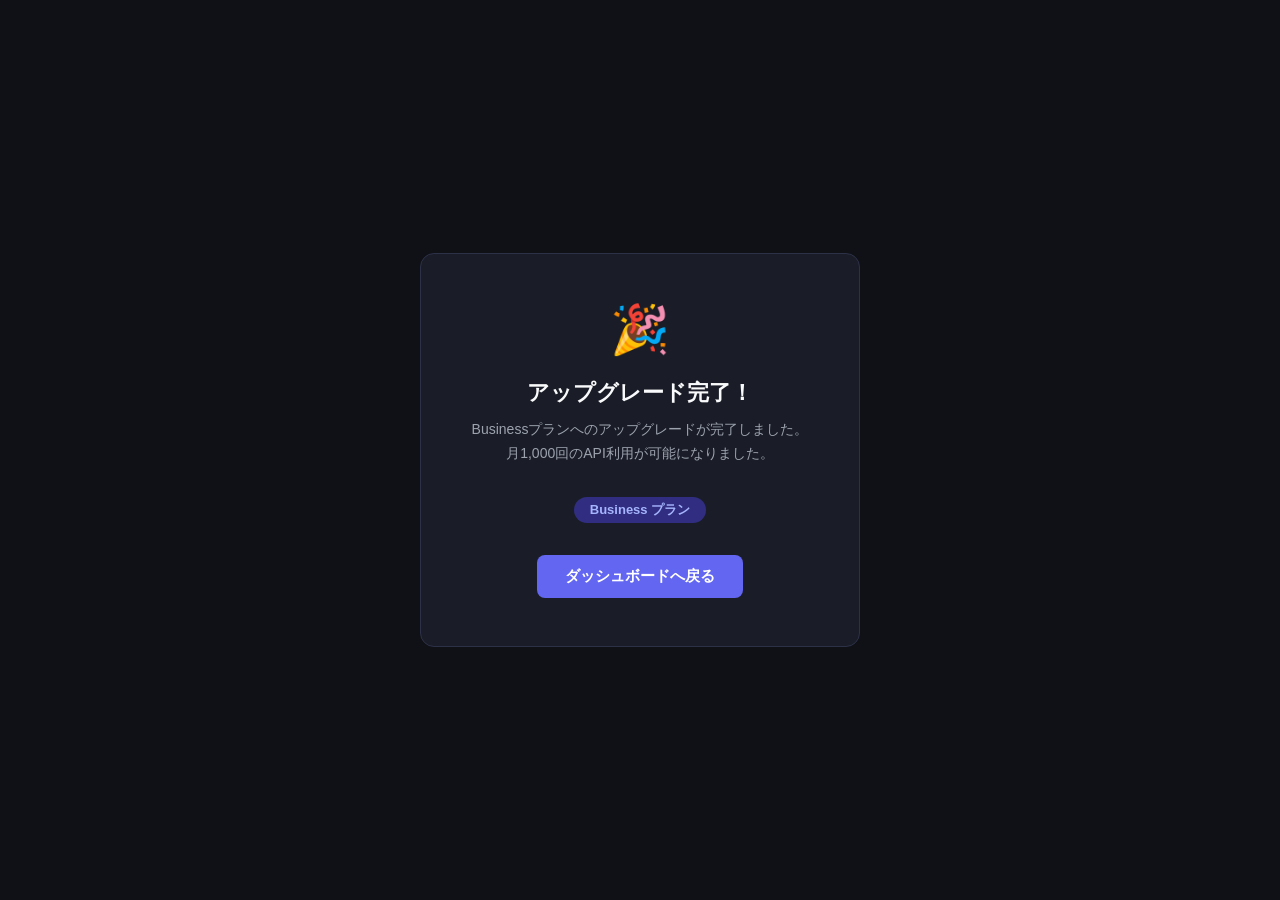
<file: app/templates/billing_success.html>
<!DOCTYPE html>
<html lang="ja">
<head>
  <meta charset="UTF-8">
  <meta name="viewport" content="width=device-width, initial-scale=1.0">
  <title>アップグレード完了 — Imprint</title>
  <style>
    *, *::before, *::after { box-sizing: border-box; margin: 0; padding: 0; }
    body {
      font-family: -apple-system, BlinkMacSystemFont, 'Segoe UI', sans-serif;
      background: #0f1117;
      color: #f9fafb;
      min-height: 100vh;
      display: flex;
      flex-direction: column;
      align-items: center;
      justify-content: center;
      padding: 24px 16px;
    }
    .card {
      background: #1a1d27;
      border: 1px solid #2d3148;
      border-radius: 14px;
      padding: 48px 40px;
      width: 100%;
      max-width: 440px;
      text-align: center;
    }
    .icon {
      font-size: 48px;
      margin-bottom: 20px;
    }
    .title {
      font-size: 22px;
      font-weight: 800;
      margin-bottom: 10px;
    }
    .desc {
      font-size: 14px;
      color: #9ca3af;
      line-height: 1.7;
      margin-bottom: 32px;
    }
    .plan-badge {
      display: inline-block;
      background: #312e81;
      color: #a5b4fc;
      border-radius: 999px;
      padding: 4px 16px;
      font-size: 13px;
      font-weight: 700;
      margin-bottom: 32px;
    }
    .btn {
      display: inline-block;
      background: #6366f1;
      color: #fff;
      border: none;
      border-radius: 8px;
      padding: 12px 28px;
      font-size: 15px;
      font-weight: 700;
      cursor: pointer;
      text-decoration: none;
      transition: background .15s;
    }
    .btn:hover { background: #4f46e5; }
  </style>
</head>
<body>
  <div class="card">
    <div class="icon">🎉</div>
    <div class="title">アップグレード完了！</div>
    <div class="desc">
      Businessプランへのアップグレードが完了しました。<br>
      月1,000回のAPI利用が可能になりました。
    </div>
    <div class="plan-badge">Business プラン</div><br>
    <a class="btn" href="/">ダッシュボードへ戻る</a>
  </div>
</body>
</html>
</file>
<file: website/style.css>
/* ═══════════════════════════════════════════════
   Imprint — Design System v2.0
   Inspired by Findy Team+ / Linear / Vercel
═══════════════════════════════════════════════ */

/* ── Variables ── */
:root {
  --dark:        #080E1D;
  --dark-2:      #0F172A;
  --dark-3:      #1E293B;
  --dark-card:   rgba(255,255,255,.04);
  --light:       #FFFFFF;
  --light-bg:    #F8FAFC;
  --mid-bg:      #F1F5F9;

  --blue:        #2563EB;
  --blue-lt:     #3B82F6;
  --blue-dk:     #1D4ED8;
  --indigo:      #6366F1;
  --indigo-lt:   #818CF8;
  --indigo-dk:   #4F46E5;
  --green:       #10B981;
  --amber:       #F59E0B;
  --red:         #EF4444;

  --txt:         #0F172A;
  --txt-muted:   #64748B;
  --txt-xs:      #94A3B8;
  --txt-dark:    #F1F5F9;
  --txt-dark-sub:#94A3B8;

  --border:      #E2E8F0;
  --border-dark: rgba(255,255,255,.07);

  --font: 'Inter', -apple-system, BlinkMacSystemFont, 'Segoe UI', 'Helvetica Neue', sans-serif;
  --mono: 'JetBrains Mono', 'Fira Code', 'SF Mono', monospace;

  --r:    12px;
  --r-lg: 20px;
  --r-sm:  8px;
  --max-w: 1120px;

  --shadow-sm: 0 1px 3px rgba(0,0,0,.08), 0 1px 2px rgba(0,0,0,.06);
  --shadow:    0 4px 16px rgba(0,0,0,.08), 0 1px 4px rgba(0,0,0,.04);
  --shadow-lg: 0 20px 60px rgba(0,0,0,.12), 0 4px 16px rgba(0,0,0,.06);
  --shadow-indigo: 0 8px 32px rgba(99,102,241,.25);
  --shadow-blue:   0 8px 32px rgba(37,99,235,.3);
}

/* ── Reset ── */
*, *::before, *::after { box-sizing: border-box; margin: 0; padding: 0; }
html { scroll-behavior: smooth; font-size: 16px; -webkit-font-smoothing: antialiased; }
body {
  font-family: var(--font);
  background: var(--light);
  color: var(--txt);
  line-height: 1.75;
  overflow-x: hidden;
}
a { text-decoration: none; color: inherit; }
ul { list-style: none; }
img { display: block; max-width: 100%; }
svg { display: block; flex-shrink: 0; }

/* ── Utility ── */
.container { max-width: var(--max-w); margin: 0 auto; padding: 0 32px; }
.mt-16 { margin-top: 16px; }
.mt-24 { margin-top: 24px; }
.mt-32 { margin-top: 32px; }
.mt-48 { margin-top: 48px; }
.mt-64 { margin-top: 64px; }

/* ── Reveal animation ── */
.reveal {
  opacity: 0;
  transform: translateY(24px);
  transition: opacity .65s cubic-bezier(.4,0,.2,1), transform .65s cubic-bezier(.4,0,.2,1);
}
.reveal.visible { opacity: 1; transform: none; }

/* ── Buttons ── */
.btn-primary {
  display: inline-flex;
  align-items: center;
  gap: 8px;
  background: var(--blue);
  color: #fff;
  padding: 13px 28px;
  border-radius: var(--r-sm);
  font-weight: 600;
  font-size: 15px;
  letter-spacing: -.01em;
  transition: background .2s, transform .15s, box-shadow .2s;
  border: none;
  cursor: pointer;
  white-space: nowrap;
}
.btn-primary:hover {
  background: var(--blue-dk);
  transform: translateY(-2px);
  box-shadow: var(--shadow-blue);
}
.btn-primary.btn-lg { padding: 15px 36px; font-size: 16px; border-radius: var(--r-sm); }

.btn-primary-sm {
  display: inline-flex; align-items: center; gap: 6px;
  background: var(--blue);
  color: #fff;
  padding: 8px 18px;
  border-radius: 7px;
  font-weight: 600;
  font-size: 14px;
  transition: background .2s, transform .1s;
  white-space: nowrap;
}
.btn-primary-sm:hover { background: var(--blue-dk); transform: translateY(-1px); }

.btn-ghost-sm {
  display: inline-flex; align-items: center; gap: 6px;
  color: rgba(255,255,255,.6);
  padding: 8px 16px;
  border-radius: 7px;
  font-weight: 500;
  font-size: 14px;
  transition: color .2s, background .2s;
}
.btn-ghost-sm:hover { color: #fff; background: rgba(255,255,255,.08); }

.btn-outline-light {
  display: inline-flex; align-items: center; gap: 8px;
  color: rgba(255,255,255,.8);
  border: 1px solid rgba(255,255,255,.18);
  padding: 13px 28px;
  border-radius: var(--r-sm);
  font-weight: 600;
  font-size: 15px;
  transition: border-color .2s, background .2s, color .2s;
  white-space: nowrap;
}
.btn-outline-light:hover {
  border-color: rgba(255,255,255,.5);
  background: rgba(255,255,255,.08);
  color: #fff;
}
.btn-outline-light.btn-lg { padding: 15px 36px; font-size: 16px; }

.btn-outline {
  display: inline-flex; align-items: center; gap: 8px;
  color: var(--txt);
  border: 1px solid var(--border);
  padding: 13px 28px;
  border-radius: var(--r-sm);
  font-weight: 600;
  font-size: 15px;
  transition: border-color .2s, box-shadow .2s;
}
.btn-outline:hover { border-color: var(--blue); box-shadow: 0 0 0 3px rgba(37,99,235,.1); }

.plan-btn { display: block; text-align: center; margin-top: 32px; }

/* ── Navigation ── */
.nav {
  position: fixed;
  top: 0; left: 0; right: 0;
  z-index: 100;
  background: rgba(8,14,29,.85);
  backdrop-filter: blur(20px);
  border-bottom: 1px solid var(--border-dark);
  transition: background .3s;
}
.nav.scrolled { background: rgba(8,14,29,.98); }
.nav-inner {
  display: flex;
  align-items: center;
  height: 64px;
  gap: 32px;
}
.nav-logo {
  display: flex;
  align-items: center;
  gap: 10px;
  font-size: 18px;
  font-weight: 800;
  color: #fff;
  letter-spacing: -.5px;
  flex-shrink: 0;
}
.logo-icon { width: 28px; height: 28px; }
.nav-links { display: flex; gap: 2px; flex: 1; }
.nav-links li a {
  display: inline-block;
  padding: 6px 12px;
  color: rgba(255,255,255,.55);
  font-size: 13.5px;
  font-weight: 500;
  border-radius: 6px;
  transition: color .2s, background .2s;
}
.nav-links li a:hover { color: #fff; background: rgba(255,255,255,.07); }
.nav-actions { display: flex; align-items: center; gap: 8px; margin-left: auto; }
.hamburger {
  display: none;
  flex-direction: column;
  justify-content: center;
  gap: 5px;
  width: 36px; height: 36px;
  background: none; border: none;
  cursor: pointer; padding: 4px;
}
.hamburger span { display: block; height: 2px; background: #e2e8f0; border-radius: 2px; transition: transform .3s, opacity .3s; }
.hamburger.open span:nth-child(1) { transform: translateY(7px) rotate(45deg); }
.hamburger.open span:nth-child(2) { opacity: 0; }
.hamburger.open span:nth-child(3) { transform: translateY(-7px) rotate(-45deg); }

/* ── Hero ── */
.hero {
  position: relative;
  background: var(--dark);
  min-height: 100vh;
  display: flex;
  align-items: center;
  padding: 130px 0 100px;
  overflow: hidden;
}
.hero-bg { position: absolute; inset: 0; pointer-events: none; }
.grid-overlay {
  position: absolute; inset: 0;
  background-image:
    linear-gradient(rgba(255,255,255,.02) 1px, transparent 1px),
    linear-gradient(90deg, rgba(255,255,255,.02) 1px, transparent 1px);
  background-size: 72px 72px;
  mask-image: radial-gradient(ellipse 80% 80% at 50% 50%, black 30%, transparent 100%);
}
.orb { position: absolute; border-radius: 50%; filter: blur(100px); opacity: .25; pointer-events: none; }
.orb-1 {
  width: 700px; height: 700px;
  background: radial-gradient(circle, #3730A3 0%, transparent 70%);
  top: -250px; left: -150px;
  animation: float1 22s ease-in-out infinite;
}
.orb-2 {
  width: 500px; height: 500px;
  background: radial-gradient(circle, #1D4ED8 0%, transparent 70%);
  bottom: -100px; right: 5%;
  animation: float2 28s ease-in-out infinite;
}
.orb-3 {
  width: 300px; height: 300px;
  background: radial-gradient(circle, #0369A1 0%, transparent 70%);
  top: 35%; right: 8%;
  animation: float1 20s ease-in-out infinite reverse;
}
@keyframes float1 {
  0%,100% { transform: translate(0,0); }
  33% { transform: translate(40px,-30px); }
  66% { transform: translate(-20px,20px); }
}
@keyframes float2 {
  0%,100% { transform: translate(0,0); }
  40% { transform: translate(-30px,-20px); }
  70% { transform: translate(20px,30px); }
}

.hero-inner {
  position: relative; z-index: 1;
  display: grid;
  grid-template-columns: 1fr 1fr;
  gap: 72px;
  align-items: center;
}
.hero-badge {
  display: inline-flex;
  align-items: center;
  gap: 8px;
  background: rgba(99,102,241,.12);
  border: 1px solid rgba(99,102,241,.25);
  color: var(--indigo-lt);
  padding: 5px 14px;
  border-radius: 999px;
  font-size: 12.5px;
  font-weight: 600;
  margin-bottom: 28px;
  letter-spacing: .01em;
}
.badge-pulse {
  width: 7px; height: 7px;
  background: var(--indigo-lt);
  border-radius: 50%;
  animation: pulse 2s ease-in-out infinite;
}
@keyframes pulse {
  0%,100% { opacity: 1; transform: scale(1); }
  50% { opacity: .4; transform: scale(.7); }
}

.hero-title {
  font-size: clamp(40px, 4.5vw, 68px);
  font-weight: 800;
  line-height: 1.08;
  color: #F8FAFC;
  letter-spacing: -.04em;
  margin-bottom: 24px;
}
.gradient-text {
  background: linear-gradient(135deg, #818CF8 0%, #A78BFA 50%, #67E8F9 100%);
  -webkit-background-clip: text;
  -webkit-text-fill-color: transparent;
  background-clip: text;
}
.hero-sub {
  font-size: 18px;
  color: var(--txt-dark-sub);
  line-height: 1.75;
  margin-bottom: 40px;
  max-width: 480px;
}
.br-desktop { display: inline; }
.hero-actions {
  display: flex;
  gap: 12px;
  flex-wrap: wrap;
}
.hero-actions .arrow { transition: transform .2s; display: inline-block; }
.hero-actions a:hover .arrow { transform: translateX(4px); }

/* Preview card */
.hero-visual { position: relative; }
.preview-card {
  background: rgba(15,23,42,.95);
  border: 1px solid rgba(255,255,255,.1);
  border-radius: var(--r-lg);
  overflow: hidden;
  box-shadow: 0 40px 100px rgba(0,0,0,.7), 0 0 0 1px rgba(255,255,255,.04);
  backdrop-filter: blur(12px);
  animation: cardFloat 7s ease-in-out infinite;
}
@keyframes cardFloat {
  0%,100% { transform: translateY(0); }
  50% { transform: translateY(-12px); }
}
.preview-header {
  display: flex; align-items: center; gap: 12px;
  padding: 14px 18px;
  border-bottom: 1px solid rgba(255,255,255,.06);
  background: rgba(255,255,255,.02);
}
.preview-dots { display: flex; gap: 6px; }
.preview-dots span { width: 11px; height: 11px; border-radius: 50%; }
.preview-title-text { font-size: 12px; color: #475569; font-weight: 500; }
.preview-body { padding: 22px 24px; }
.preview-score-row { display: flex; align-items: center; gap: 20px; margin-bottom: 20px; }
.preview-gauge-wrap { position: relative; width: 80px; height: 80px; flex-shrink: 0; }
.preview-svg { width: 100%; height: 100%; }
.preview-score-center {
  position: absolute; inset: 0;
  display: flex; flex-direction: column; align-items: center; justify-content: center;
}
.preview-score-num { font-size: 22px; font-weight: 800; color: #fff; line-height: 1; }
.preview-score-sub { font-size: 10px; color: #475569; }
.preview-badge-ok {
  display: inline-flex; align-items: center; gap: 5px;
  background: rgba(16,185,129,.12);
  color: #34D399;
  padding: 4px 12px;
  border-radius: 999px;
  font-size: 12px; font-weight: 600;
  margin-bottom: 6px;
  border: 1px solid rgba(16,185,129,.2);
}
.preview-filename { font-size: 11px; color: #475569; }
.preview-checks { display: flex; flex-direction: column; gap: 7px; margin-bottom: 14px; }
.pcheck { display: flex; align-items: center; gap: 8px; font-size: 12.5px; color: #94A3B8; }
.pcheck span { color: #34D399; font-weight: 700; }
.preview-hash {
  font-size: 10.5px; color: #334155;
  font-family: var(--mono);
  background: rgba(255,255,255,.03);
  padding: 8px 10px; border-radius: 6px;
  border: 1px solid rgba(255,255,255,.05);
}
.preview-hash span { color: #818CF8; }

.float-badge {
  position: absolute;
  display: flex; align-items: center; gap: 8px;
  background: rgba(15,23,42,.98);
  border: 1px solid rgba(255,255,255,.1);
  color: #E2E8F0;
  padding: 9px 16px; border-radius: 10px;
  font-size: 12.5px; font-weight: 600;
  box-shadow: 0 8px 24px rgba(0,0,0,.5);
  backdrop-filter: blur(12px);
  white-space: nowrap;
}
.badge-tl { top: -18px; left: -24px; animation: badgeFloat1 5s ease-in-out infinite; }
.badge-br { bottom: -18px; right: -24px; animation: badgeFloat2 5s ease-in-out infinite 1s; }
@keyframes badgeFloat1 { 0%,100%{transform:translateY(0)} 50%{transform:translateY(-6px)} }
@keyframes badgeFloat2 { 0%,100%{transform:translateY(0)} 50%{transform:translateY(6px)} }

/* ── Stats bar ── */
.stats-bar {
  background: var(--dark-2);
  border-top: 1px solid var(--border-dark);
  border-bottom: 1px solid var(--border-dark);
  padding: 40px 0;
}
.stats-grid {
  display: flex;
  justify-content: space-between;
  align-items: center;
  flex-wrap: wrap;
  gap: 24px;
}
.stat-item { text-align: center; flex: 1; min-width: 120px; }
.stat-num {
  font-size: 34px; font-weight: 800;
  color: #fff; line-height: 1;
  margin-bottom: 6px;
  letter-spacing: -.03em;
}
.stat-num.stat-text { font-size: 20px; letter-spacing: -.01em; }
.stat-label { font-size: 11px; color: #475569; font-weight: 500; text-transform: uppercase; letter-spacing: .8px; }
.stat-divider { width: 1px; height: 44px; background: var(--border-dark); flex-shrink: 0; }

/* ── Tech bar ── */
.tech-bar {
  background: var(--dark-2);
  border-bottom: 1px solid var(--border-dark);
  padding: 18px 0;
}
.tech-bar-inner {
  display: flex;
  align-items: center;
  justify-content: center;
  gap: 8px;
  flex-wrap: wrap;
}
.tech-bar-label {
  font-size: 11px; font-weight: 700;
  text-transform: uppercase; letter-spacing: 1px;
  color: #334155;
  flex-shrink: 0;
  margin-right: 8px;
}
.tech-bar-pills { display: flex; align-items: center; flex-wrap: wrap; gap: 8px; }
.tech-pill {
  display: inline-flex; align-items: center; gap: 6px;
  background: rgba(255,255,255,.05);
  border: 1px solid rgba(255,255,255,.08);
  color: #94A3B8;
  padding: 5px 14px;
  border-radius: 999px;
  font-size: 12px; font-weight: 600;
  white-space: nowrap;
  transition: border-color .2s, color .2s;
}
.tech-pill:hover { border-color: rgba(99,102,241,.3); color: var(--indigo-lt); }

/* ── Industry bar ── */
.industry-bar {
  background: var(--light-bg);
  border-bottom: 1px solid var(--border);
  padding: 28px 0;
}
.industry-label {
  text-align: center;
  font-size: 11px; font-weight: 700;
  color: var(--txt-xs);
  text-transform: uppercase; letter-spacing: 1px;
  margin-bottom: 16px;
}
.industry-pills {
  display: flex; justify-content: center; flex-wrap: wrap; gap: 8px;
}
.industry-pills span {
  background: #fff;
  border: 1px solid var(--border);
  border-radius: 999px;
  padding: 7px 18px;
  font-size: 13px; font-weight: 500;
  color: var(--txt-muted);
  transition: border-color .2s, color .2s, box-shadow .2s;
  cursor: default;
}
.industry-pills span:hover {
  border-color: var(--blue);
  color: var(--blue);
  box-shadow: 0 2px 12px rgba(37,99,235,.1);
}

/* ── Sections ── */
.section { padding: 140px 0; }
.section-light { background: var(--light); }
.section-dark  { background: var(--dark-2); }
.section-mid   { background: var(--mid-bg); }

.section-label {
  display: inline-flex;
  align-items: center;
  gap: 6px;
  font-size: 11.5px; font-weight: 700;
  text-transform: uppercase; letter-spacing: 1.2px;
  color: var(--blue);
  background: rgba(37,99,235,.08);
  padding: 4px 12px; border-radius: 999px;
  margin-bottom: 20px;
}
.label-light { color: var(--indigo-lt); background: rgba(99,102,241,.12); }

.section-title {
  font-size: clamp(30px, 3.5vw, 48px);
  font-weight: 800;
  line-height: 1.12;
  letter-spacing: -.03em;
  color: var(--txt);
  margin-bottom: 20px;
}
.title-light { color: var(--txt-dark); }
.section-sub {
  font-size: 17px;
  color: var(--txt-muted);
  line-height: 1.75;
  max-width: 580px;
}
.sub-light { color: var(--txt-dark-sub); }

/* ── Problem cards ── */
.three-grid { display: grid; grid-template-columns: repeat(3,1fr); gap: 24px; }

.problem-card {
  background: var(--light);
  border: 1px solid var(--border);
  border-radius: var(--r);
  padding: 32px 28px;
  transition: box-shadow .25s, transform .25s, border-color .25s;
}
.problem-card:hover {
  box-shadow: var(--shadow);
  transform: translateY(-4px);
  border-color: #CBD5E1;
}
.problem-icon {
  width: 48px; height: 48px;
  display: flex; align-items: center; justify-content: center;
  background: var(--light-bg);
  border: 1px solid var(--border);
  border-radius: var(--r-sm);
  margin-bottom: 20px;
  color: var(--txt-muted);
}
.problem-card h3 { font-size: 17px; font-weight: 700; margin-bottom: 10px; color: var(--txt); letter-spacing: -.02em; }
.problem-card p  { font-size: 14px; color: var(--txt-muted); line-height: 1.7; margin-bottom: 20px; }
.problem-stat {
  border-top: 1px solid var(--border);
  padding-top: 16px;
  display: flex; flex-direction: column; gap: 4px;
}
.pstat-num { font-size: 20px; font-weight: 800; color: var(--txt); line-height: 1; letter-spacing: -.02em; }
.pstat-label { font-size: 11px; color: var(--txt-xs); }

/* ── Reason cards ── */
.reasons-grid { display: grid; grid-template-columns: repeat(3,1fr); gap: 24px; }

.reason-card {
  background: rgba(255,255,255,.03);
  border: 1px solid var(--border-dark);
  border-radius: var(--r-lg);
  padding: 40px 32px;
  position: relative;
  overflow: hidden;
  transition: border-color .3s, box-shadow .3s, transform .3s;
}
.reason-card::before {
  content: '';
  position: absolute;
  top: 0; left: 0; right: 0;
  height: 1px;
  background: linear-gradient(90deg, transparent, rgba(99,102,241,.5), transparent);
  opacity: 0;
  transition: opacity .3s;
}
.reason-card:hover {
  border-color: rgba(99,102,241,.25);
  box-shadow: 0 24px 64px rgba(0,0,0,.3);
  transform: translateY(-4px);
}
.reason-card:hover::before { opacity: 1; }

.reason-num {
  font-size: 12px; font-weight: 800;
  color: rgba(99,102,241,.35);
  letter-spacing: 1px;
  margin-bottom: 20px;
  font-family: var(--mono);
}
.reason-icon-wrap {
  width: 52px; height: 52px;
  background: rgba(99,102,241,.1);
  border: 1px solid rgba(99,102,241,.18);
  border-radius: var(--r-sm);
  display: flex; align-items: center; justify-content: center;
  margin-bottom: 24px;
  color: var(--indigo-lt);
  transition: background .3s;
}
.reason-card:hover .reason-icon-wrap { background: rgba(99,102,241,.18); }
.reason-card h3 { font-size: 17px; font-weight: 700; color: #F1F5F9; margin-bottom: 12px; line-height: 1.4; letter-spacing: -.02em; }
.reason-card p  { font-size: 14px; color: #94A3B8; line-height: 1.75; margin-bottom: 20px; }
.reason-card code { font-family: var(--mono); color: var(--indigo-lt); font-size: 13px; }
.reason-tags { display: flex; flex-wrap: wrap; gap: 6px; }
.reason-tags span {
  background: rgba(99,102,241,.1);
  border: 1px solid rgba(99,102,241,.18);
  color: var(--indigo-lt);
  padding: 3px 10px; border-radius: 999px;
  font-size: 11px; font-weight: 600;
  letter-spacing: .02em;
}

/* ── Solution two-col ── */
.two-col { display: grid; grid-template-columns: 1fr 1fr; gap: 80px; align-items: center; }
.col-text .section-sub { margin-bottom: 28px; }

.check-list { display: flex; flex-direction: column; gap: 14px; margin-bottom: 36px; margin-top: 24px; }
.check-list li {
  display: flex; align-items: flex-start; gap: 12px;
  font-size: 15px; color: var(--txt); line-height: 1.6;
}
.check-list li::before {
  content: '';
  display: inline-flex; align-items: center; justify-content: center;
  width: 20px; height: 20px;
  background: rgba(37,99,235,.1);
  border-radius: 50%;
  flex-shrink: 0; margin-top: 2px;
  background-image: url("data:image/svg+xml,%3Csvg xmlns='http://www.w3.org/2000/svg' width='12' height='12' viewBox='0 0 24 24' fill='none' stroke='%232563EB' stroke-width='3' stroke-linecap='round' stroke-linejoin='round'%3E%3Cpolyline points='20 6 9 17 4 12'/%3E%3C/svg%3E");
  background-repeat: no-repeat;
  background-position: center;
}

/* Flow diagram */
.flow-diagram { display: flex; flex-direction: column; align-items: center; }
.flow-step-top {
  background: rgba(255,255,255,.05);
  border: 1px solid rgba(255,255,255,.1);
  border-radius: var(--r-sm);
  padding: 20px 32px;
  text-align: center; width: 100%;
}
.flow-icon-box { margin-bottom: 8px; display: flex; justify-content: center; color: var(--txt-dark-sub); }
.flow-label { font-size: 15px; font-weight: 700; color: var(--txt-dark); }
.flow-sublabel { font-size: 12px; color: #475569; margin-top: 3px; }
.flow-connector {
  display: flex; flex-direction: column; align-items: center;
  height: 40px; position: relative;
}
.flow-line { display: block; width: 1px; flex: 1; background: linear-gradient(to bottom, rgba(99,102,241,.4), rgba(99,102,241,.1)); }
.flow-dot-anim {
  display: block; position: absolute;
  width: 7px; height: 7px;
  background: var(--indigo-lt);
  border-radius: 50%;
  box-shadow: 0 0 8px var(--indigo-lt);
  animation: flowDown 1.5s ease-in-out infinite;
}
@keyframes flowDown { 0%{top:0;opacity:1} 100%{top:100%;opacity:0} }
.flow-center-box {
  background: linear-gradient(135deg, rgba(99,102,241,.12), rgba(139,92,246,.06));
  border: 1px solid rgba(99,102,241,.25);
  border-radius: var(--r-sm);
  padding: 24px 28px;
  text-align: center; width: 100%;
}
.flow-center-icon { margin-bottom: 8px; display: flex; justify-content: center; color: var(--indigo-lt); }
.flow-center-title { font-size: 15px; font-weight: 700; color: #fff; margin-bottom: 14px; }
.flow-tags { display: flex; flex-wrap: wrap; gap: 6px; justify-content: center; }
.flow-tags span {
  background: rgba(99,102,241,.15);
  border: 1px solid rgba(99,102,241,.25);
  color: var(--indigo-lt);
  padding: 3px 10px; border-radius: 999px;
  font-size: 11.5px; font-weight: 600;
}
.flow-outputs { display: grid; grid-template-columns: 1fr 1fr; gap: 8px; width: 100%; }
.flow-out-item {
  background: rgba(255,255,255,.04);
  border: 1px solid rgba(255,255,255,.07);
  border-radius: var(--r-sm);
  padding: 10px 14px;
  font-size: 13px; color: var(--txt-dark); font-weight: 500;
  display: flex; align-items: center; gap: 8px;
}

/* ── Features grid ── */
.features-grid { display: grid; grid-template-columns: repeat(3,1fr); gap: 20px; }

.feature-card {
  background: var(--light);
  border: 1px solid var(--border);
  border-radius: var(--r);
  padding: 32px 28px;
  transition: box-shadow .25s, transform .25s, border-color .25s;
}
.feature-card:hover {
  box-shadow: var(--shadow);
  border-color: #CBD5E1;
  transform: translateY(-4px);
}
.feat-icon-wrap {
  width: 48px; height: 48px;
  border-radius: var(--r-sm);
  display: flex; align-items: center; justify-content: center;
  margin-bottom: 20px;
  transition: background .2s;
}
.feat-purple { background: rgba(139,92,246,.1);  color: #8B5CF6; }
.feat-blue   { background: rgba(37,99,235,.1);   color: var(--blue); }
.feat-green  { background: rgba(16,185,129,.1);  color: var(--green); }
.feat-amber  { background: rgba(245,158,11,.1);  color: var(--amber); }
.feat-indigo { background: rgba(99,102,241,.1);  color: var(--indigo); }
.feat-rose   { background: rgba(239,68,68,.1);   color: var(--red); }
.feature-card:hover .feat-purple { background: rgba(139,92,246,.18); }
.feature-card:hover .feat-blue   { background: rgba(37,99,235,.18); }
.feature-card:hover .feat-green  { background: rgba(16,185,129,.18); }
.feature-card:hover .feat-amber  { background: rgba(245,158,11,.18); }
.feature-card:hover .feat-indigo { background: rgba(99,102,241,.18); }
.feature-card:hover .feat-rose   { background: rgba(239,68,68,.18); }
.feature-card h3 { font-size: 15.5px; font-weight: 700; margin-bottom: 10px; color: var(--txt); letter-spacing: -.01em; }
.feature-card p  { font-size: 13.5px; color: var(--txt-muted); line-height: 1.7; }

/* ── Comparison table ── */
.comparison-wrap {
  overflow-x: auto;
  border-radius: var(--r);
  border: 1px solid var(--border);
  box-shadow: var(--shadow-sm);
}
.comp-table { width: 100%; border-collapse: collapse; font-size: 14px; }
.comp-table thead tr { background: var(--light-bg); }
.comp-th-label {
  padding: 18px 24px;
  text-align: left;
  font-size: 11px; font-weight: 700;
  text-transform: uppercase; letter-spacing: .8px;
  color: var(--txt-xs);
  border-bottom: 2px solid var(--border);
  width: 28%;
}
.comp-th-manual {
  padding: 18px 24px; text-align: center;
  font-size: 14px; font-weight: 700; color: var(--txt-muted);
  border-bottom: 2px solid var(--border); width: 36%;
}
.comp-th-imprint {
  padding: 18px 24px; text-align: center;
  font-size: 14px; font-weight: 700; color: var(--blue);
  border-bottom: 2px solid var(--blue); width: 36%;
  background: rgba(37,99,235,.03);
}
.comp-table tbody tr { transition: background .15s; }
.comp-table tbody tr:hover { background: var(--light-bg); }
.comp-item { padding: 15px 24px; font-weight: 600; color: var(--txt); border-bottom: 1px solid var(--border); }
.comp-manual { padding: 15px 24px; text-align: center; color: var(--txt-xs); border-bottom: 1px solid var(--border); }
.comp-imprint { padding: 15px 24px; text-align: center; border-bottom: 1px solid var(--border); background: rgba(37,99,235,.02); }
.comp-win { color: var(--blue); font-weight: 600; }

/* ── Demo section ── */
.demo-section { background: var(--dark-2); position: relative; }
.demo-section .section-title { color: var(--txt-dark); }
.demo-section .section-sub   { color: var(--txt-dark-sub); }
.demo-section .section-label { color: var(--indigo-lt); background: rgba(99,102,241,.12); }

.demo-widget {
  max-width: 680px;
  margin: 60px auto 0;
  background: rgba(15,23,42,.9);
  border: 1px solid rgba(255,255,255,.09);
  border-radius: var(--r-lg);
  overflow: hidden;
  box-shadow: 0 40px 100px rgba(0,0,0,.5), 0 0 0 1px rgba(255,255,255,.03);
}
.demo-widget-header {
  display: flex; align-items: center; gap: 12px;
  padding: 14px 20px;
  border-bottom: 1px solid rgba(255,255,255,.06);
  background: rgba(255,255,255,.02);
}
.demo-widget-dots { display: flex; gap: 6px; }
.demo-widget-dots span { width: 11px; height: 11px; border-radius: 50%; }
.demo-widget-title { font-size: 12px; color: #475569; font-weight: 500; }

.demo-drop-zone {
  margin: 20px;
  padding: 52px 32px;
  text-align: center;
  border: 2px dashed rgba(99,102,241,.25);
  border-radius: var(--r-sm);
  cursor: pointer;
  transition: border-color .2s, background .2s;
}
.demo-drop-zone:hover,
.demo-drop-zone.dragging {
  border-color: var(--indigo);
  background: rgba(99,102,241,.05);
}
.demo-drop-icon {
  width: 52px; height: 52px;
  display: flex; align-items: center; justify-content: center;
  background: rgba(99,102,241,.1);
  border: 1px solid rgba(99,102,241,.2);
  border-radius: var(--r-sm);
  margin: 0 auto 20px;
  color: var(--indigo-lt);
}
.demo-drop-title { font-size: 17px; font-weight: 700; color: #E2E8F0; margin-bottom: 6px; letter-spacing: -.02em; }
.demo-drop-sub { font-size: 13px; color: #475569; margin-bottom: 20px; }
.demo-pick-btn {
  display: inline-flex; align-items: center; gap: 7px;
  background: var(--indigo);
  color: #fff;
  padding: 10px 24px;
  border-radius: var(--r-sm);
  font-size: 14px; font-weight: 600;
  cursor: pointer;
  transition: background .2s, transform .15s;
}
.demo-pick-btn:hover { background: var(--indigo-dk); transform: translateY(-1px); }
.demo-disclaimer { font-size: 11px; color: #1E293B; margin-top: 16px; line-height: 1.5; }

/* Scanning */
.demo-scanning { padding: 24px; display: flex; gap: 20px; align-items: flex-start; }
.scan-image-wrap {
  position: relative;
  width: 180px; min-width: 180px;
  border-radius: var(--r-sm);
  overflow: hidden;
  border: 1px solid rgba(255,255,255,.08);
  background: #050b1a;
  aspect-ratio: 4/3;
}
.scan-image-wrap img { width: 100%; height: 100%; object-fit: cover; display: block; }
.scan-line {
  position: absolute; left: 0; right: 0; top: 0;
  height: 2px;
  background: linear-gradient(90deg, transparent, var(--indigo-lt), transparent);
  box-shadow: 0 0 10px var(--indigo-lt);
  animation: scanLine 1.8s ease-in-out infinite;
}
@keyframes scanLine {
  0%   { top: 0;    opacity: 1; }
  90%  { top: 100%; opacity: .6; }
  100% { top: 100%; opacity: 0; }
}
.scan-steps { flex: 1; display: flex; flex-direction: column; gap: 5px; padding-top: 2px; }
.scan-step {
  display: flex; align-items: center; gap: 10px;
  font-size: 13px; color: #1E293B;
  padding: 8px 12px; border-radius: 7px;
  transition: color .35s, background .35s;
}
.scan-step::before {
  content: '○'; font-size: 11px; flex-shrink: 0; width: 14px;
  color: #1E293B; transition: color .35s;
}
.scan-step.active { color: #818CF8; background: rgba(99,102,241,.08); }
.scan-step.active::before { content: '◉'; color: #818CF8; animation: pulse 1s ease-in-out infinite; }
.scan-step.done  { color: #34D399; }
.scan-step.done::before  { content: '✓'; color: #34D399; animation: none; }

/* Result card */
.demo-result-card { padding: 24px; }
.dr-score-section {
  display: flex; align-items: center; gap: 22px;
  margin-bottom: 20px; padding: 18px;
  background: rgba(255,255,255,.03);
  border: 1px solid rgba(255,255,255,.06);
  border-radius: var(--r-sm);
}
.dr-gauge-wrap { position: relative; width: 90px; height: 90px; flex-shrink: 0; }
.dr-gauge-svg { width: 100%; height: 100%; }
.dr-score-center {
  position: absolute; inset: 0;
  display: flex; flex-direction: column; align-items: center; justify-content: center;
}
.dr-score-num { font-size: 26px; font-weight: 900; color: #fff; line-height: 1; letter-spacing: -.03em; }
.dr-score-label { font-size: 11px; color: #475569; }
.dr-verdict-badge {
  display: inline-flex; align-items: center;
  padding: 4px 14px; border-radius: 999px;
  font-size: 12.5px; font-weight: 700; margin-bottom: 7px;
}
.verdict-high { background: rgba(16,185,129,.1); color: #34D399; border: 1px solid rgba(16,185,129,.2); }
.verdict-mid  { background: rgba(245,158,11,.1);  color: #FBBF24; border: 1px solid rgba(245,158,11,.2); }
.verdict-low  { background: rgba(239,68,68,.1);   color: #F87171; border: 1px solid rgba(239,68,68,.2); }
.dr-filename { font-size: 12px; color: #475569; margin-bottom: 3px; }
.dr-hash { font-size: 10.5px; color: #334155; font-family: var(--mono); }
.dr-checks { display: flex; flex-direction: column; gap: 5px; margin-bottom: 20px; }
.dr-check {
  display: flex; align-items: center; gap: 9px;
  font-size: 13px; color: #94A3B8;
  padding: 7px 12px; border-radius: 7px;
  background: rgba(255,255,255,.02);
}
.dr-check.ok span { color: #34D399; font-weight: 700; }
.dr-check.ng span { color: #F87171; font-weight: 700; }
.dr-actions { display: flex; gap: 10px; flex-wrap: wrap; align-items: center; }
.demo-reset-btn {
  background: none;
  border: 1px solid rgba(255,255,255,.1);
  color: #64748B;
  padding: 10px 20px; border-radius: var(--r-sm);
  font-size: 14px; font-weight: 500;
  cursor: pointer; transition: border-color .2s, color .2s;
}
.demo-reset-btn:hover { border-color: rgba(255,255,255,.22); color: #94A3B8; }

/* ── Before/After (bacomp) ── */
.bacomp { display: flex; align-items: stretch; gap: 0; }
.bacomp-card { flex: 1; border-radius: var(--r); padding: 40px 36px; }
.bacomp-before {
  background: #fff;
  border: 1px solid var(--border);
  box-shadow: var(--shadow-sm);
}
.bacomp-after {
  background: linear-gradient(135deg, rgba(37,99,235,.05), rgba(99,102,241,.03));
  border: 1px solid rgba(37,99,235,.2);
  box-shadow: 0 8px 32px rgba(37,99,235,.06);
}
.bacomp-arrow {
  display: flex; align-items: center; justify-content: center;
  padding: 0 24px;
  font-size: 28px; font-weight: 900;
  color: var(--blue);
  flex-shrink: 0;
}
.bacomp-tag {
  display: inline-block;
  padding: 3px 12px; border-radius: 999px;
  font-size: 11px; font-weight: 700;
  text-transform: uppercase; letter-spacing: .6px;
  margin-bottom: 12px;
}
.bacomp-title {
  font-size: 20px; font-weight: 800;
  color: var(--txt); margin-bottom: 24px;
  line-height: 1.2; letter-spacing: -.03em;
}
.bacomp-list { display: flex; flex-direction: column; gap: 10px; list-style: none; }
.bacomp-item { display: flex; align-items: center; gap: 10px; padding: 11px 14px; border-radius: var(--r-sm); font-size: 14px; line-height: 1.5; }
.bacomp-item::before { content: none; }
.bacomp-bad  { background: #FEF2F2; color: var(--txt-muted); }
.bacomp-bad  .bacomp-icon { color: #ef4444; flex-shrink: 0; }
.bacomp-good { background: rgba(37,99,235,.05); color: var(--txt); }
.bacomp-good .bacomp-icon { color: #16a34a; flex-shrink: 0; }
.bacomp-illustration {
  display: block; width: 100%; max-width: 540px;
  height: auto; margin: 40px auto 0;
}

/* ── How it works ── */
.steps-grid { display: grid; grid-template-columns: repeat(3,1fr); gap: 24px; }
.step-card {
  background: rgba(255,255,255,.03);
  border: 1px solid var(--border-dark);
  border-radius: var(--r);
  padding: 36px 32px;
  transition: border-color .25s, box-shadow .25s;
  position: relative;
}
.step-card:hover { border-color: rgba(99,102,241,.25); box-shadow: 0 8px 32px rgba(0,0,0,.2); }
.step-num {
  font-size: 52px; font-weight: 900;
  color: rgba(99,102,241,.15); line-height: 1;
  margin-bottom: 16px;
  font-variant-numeric: tabular-nums;
  font-family: var(--mono);
  letter-spacing: -.04em;
}
.step-card h3 { font-size: 18px; font-weight: 700; color: #F1F5F9; margin-bottom: 12px; letter-spacing: -.02em; }
.step-card p  { font-size: 14px; color: #94A3B8; line-height: 1.7; margin-bottom: 20px; }
.step-card code { font-family: var(--mono); color: var(--indigo-lt); }

.code-block { background: rgba(0,0,0,.5); border: 1px solid rgba(255,255,255,.07); border-radius: var(--r-sm); overflow: hidden; }
.code-header { padding: 8px 14px; border-bottom: 1px solid rgba(255,255,255,.05); background: rgba(255,255,255,.02); }
.code-lang { font-size: 11px; color: #475569; font-family: var(--mono); }
.code-block pre { padding: 14px; overflow-x: auto; }
.code-block code { font-family: var(--mono); font-size: 12px; color: #94A3B8; line-height: 1.7; white-space: pre; }

.layer-pills { display: flex; flex-wrap: wrap; gap: 6px; }
.layer-pills span {
  background: rgba(99,102,241,.12);
  border: 1px solid rgba(99,102,241,.2);
  color: var(--indigo-lt);
  padding: 4px 10px; border-radius: 999px;
  font-size: 12px; font-weight: 600;
}
.score-chip {
  display: inline-flex; align-items: center; gap: 8px;
  background: rgba(16,185,129,.08);
  border: 1px solid rgba(16,185,129,.2);
  border-radius: var(--r-sm); padding: 10px 18px;
}
.score-chip-num { font-size: 28px; font-weight: 900; color: #34D399; line-height: 1; letter-spacing: -.03em; }
.score-chip-text { font-size: 14px; color: #6EE7B7; font-weight: 600; }

/* ── Use cases ── */
.usecase-card {
  background: var(--light);
  border: 1px solid var(--border);
  border-radius: var(--r);
  padding: 36px 32px;
  transition: box-shadow .25s, transform .25s, border-color .25s;
}
.usecase-card:hover { box-shadow: var(--shadow); transform: translateY(-4px); border-color: #CBD5E1; }
.uc-tag {
  display: inline-block;
  padding: 4px 14px; border-radius: 999px;
  font-size: 11.5px; font-weight: 700;
  text-transform: uppercase; letter-spacing: .6px;
  margin-bottom: 18px;
}
.tag-blue   { background: #DBEAFE; color: #1D4ED8; }
.tag-green  { background: #DCFCE7; color: #15803D; }
.tag-purple { background: #EDE9FE; color: #6D28D9; }
.usecase-card h3 { font-size: 19px; font-weight: 700; margin-bottom: 12px; color: var(--txt); letter-spacing: -.02em; }
.usecase-card p  { font-size: 14px; color: var(--txt-muted); line-height: 1.75; margin-bottom: 20px; }
.uc-metrics {
  display: grid; grid-template-columns: 1fr 1fr;
  gap: 12px; margin-bottom: 22px;
  padding: 16px; background: var(--light-bg);
  border-radius: var(--r-sm); border: 1px solid var(--border);
}
.uc-metric { text-align: center; display: flex; flex-direction: column; align-items: center; gap: 6px; }
.ucm-num { font-size: 17px; font-weight: 800; color: var(--blue); line-height: 1; margin-bottom: 4px; letter-spacing: -.02em; }
.ucm-label { font-size: 11px; color: var(--txt-xs); line-height: 1.4; text-align: center; }
.uc-list { display: flex; flex-direction: column; gap: 8px; }
.uc-list li {
  font-size: 13.5px; color: var(--txt-muted);
  padding-left: 16px; position: relative; line-height: 1.5;
}
.uc-list li::before { content: '→'; position: absolute; left: 0; color: var(--blue); }

/* ── Technology ── */
.tech-grid { display: grid; grid-template-columns: repeat(3,1fr); gap: 16px; }
.tech-item {
  display: flex; align-items: flex-start; gap: 16px;
  background: rgba(255,255,255,.03);
  border: 1px solid var(--border-dark);
  border-radius: var(--r);
  padding: 24px 22px;
  transition: border-color .2s, box-shadow .2s, transform .2s;
}
.tech-item:hover {
  border-color: rgba(99,102,241,.2);
  box-shadow: 0 6px 24px rgba(0,0,0,.2);
  transform: translateY(-2px);
}
.tech-ico {
  width: 40px; height: 40px;
  display: flex; align-items: center; justify-content: center;
  background: rgba(99,102,241,.1);
  border-radius: var(--r-sm);
  color: var(--indigo-lt);
  flex-shrink: 0;
}
.tech-name { font-size: 14.5px; font-weight: 700; color: var(--txt-dark); margin-bottom: 4px; letter-spacing: -.01em; }
.tech-desc { font-size: 12.5px; color: var(--txt-dark-sub); line-height: 1.6; }

/* ── FAQ ── */
.faq-list {
  display: flex; flex-direction: column;
  border-radius: var(--r); overflow: hidden;
  border: 1px solid var(--border);
  box-shadow: var(--shadow-sm);
}
.faq-item { background: #fff; }
.faq-q {
  width: 100%;
  display: flex; align-items: center; justify-content: space-between; gap: 16px;
  padding: 22px 28px;
  font-size: 15.5px; font-weight: 600; color: var(--txt);
  background: none; border: none; cursor: pointer;
  text-align: left;
  border-bottom: 1px solid var(--border);
  transition: background .15s, color .15s;
  letter-spacing: -.01em;
}
.faq-q:hover { background: var(--light-bg); }
.faq-q[aria-expanded="true"] { color: var(--blue); background: rgba(37,99,235,.03); }
.faq-icon { width: 18px; height: 18px; flex-shrink: 0; color: var(--txt-xs); transition: transform .3s; }
.faq-q[aria-expanded="true"] .faq-icon { transform: rotate(180deg); color: var(--blue); }
.faq-a { display: grid; grid-template-rows: 0fr; transition: grid-template-rows .35s ease; }
.faq-a.open { grid-template-rows: 1fr; }
.faq-a > p {
  overflow: hidden;
  font-size: 14.5px; color: var(--txt-muted); line-height: 1.8;
  padding: 0 28px;
}
.faq-a.open > p { padding: 18px 28px 24px; }

/* ── Pricing ── */
.pricing-grid { display: grid; grid-template-columns: repeat(3,1fr); gap: 24px; align-items: start; }
.pricing-card {
  background: rgba(255,255,255,.04);
  border: 1px solid var(--border-dark);
  border-radius: var(--r-lg);
  padding: 40px 32px;
  position: relative;
  transition: border-color .25s, box-shadow .25s;
}
.pricing-card:hover { border-color: rgba(255,255,255,.15); }
.pricing-featured {
  background: rgba(37,99,235,.08);
  border-color: rgba(37,99,235,.35);
  box-shadow: 0 0 0 1px rgba(37,99,235,.15), 0 24px 60px rgba(37,99,235,.12);
}
.plan-badge-top {
  display: inline-block;
  background: var(--blue);
  color: #fff;
  padding: 3px 12px; border-radius: 999px;
  font-size: 11.5px; font-weight: 700;
  margin-bottom: 14px;
  letter-spacing: .02em;
}
.plan-name  { font-size: 18px; font-weight: 800; color: #fff; margin-bottom: 8px; letter-spacing: -.02em; }
.plan-price { font-size: 38px; font-weight: 900; color: #fff; line-height: 1; margin-bottom: 6px; letter-spacing: -.04em; }
.plan-per   { font-size: 15px; font-weight: 400; color: #475569; }
.plan-desc  { font-size: 13.5px; color: #475569; margin-bottom: 28px; }
.plan-features { display: flex; flex-direction: column; gap: 10px; margin-bottom: 4px; }
.plan-features li { font-size: 14px; color: #94A3B8; padding-left: 22px; position: relative; }
.plan-features li.ok { color: #E2E8F0; }
.plan-features li.ok::before { content: '✓'; position: absolute; left: 0; color: #34D399; font-weight: 700; }
.plan-features li.no::before { content: '✗'; position: absolute; left: 0; color: #475569; }
.pricing-note { margin-top: 28px; text-align: center; font-size: 13px; color: #475569; }

/* ── CTA ── */
.cta-section {
  position: relative;
  background: linear-gradient(135deg, #1E3A8A 0%, #2563EB 45%, #4F46E5 100%);
  padding: 120px 0;
  overflow: hidden;
}
.cta-bg {
  position: absolute; inset: 0;
  background-image:
    linear-gradient(rgba(255,255,255,.04) 1px, transparent 1px),
    linear-gradient(90deg, rgba(255,255,255,.04) 1px, transparent 1px);
  background-size: 64px 64px;
}
.cta-inner { position: relative; text-align: center; }
.cta-badge {
  display: inline-block;
  background: rgba(255,255,255,.15);
  border: 1px solid rgba(255,255,255,.2);
  color: rgba(255,255,255,.9);
  padding: 5px 16px; border-radius: 999px;
  font-size: 12.5px; font-weight: 600;
  margin-bottom: 28px;
}
.cta-inner h2 {
  font-size: clamp(28px,4vw,48px);
  font-weight: 800; color: #fff;
  margin-bottom: 18px; letter-spacing: -.04em;
}
.cta-inner p { font-size: 18px; color: rgba(255,255,255,.72); margin-bottom: 40px; }
.cta-actions { display: flex; gap: 16px; justify-content: center; flex-wrap: wrap; margin-bottom: 28px; }
.cta-actions .btn-primary {
  background: #fff; color: var(--blue);
}
.cta-actions .btn-primary:hover { background: #F1F5F9; box-shadow: 0 8px 32px rgba(0,0,0,.2); }
.cta-trust { display: flex; justify-content: center; gap: 16px; flex-wrap: wrap; font-size: 13px; color: rgba(255,255,255,.45); }
.cta-sep { color: rgba(255,255,255,.2); }

/* ── Footer ── */
.footer {
  background: #020810;
  border-top: 1px solid rgba(255,255,255,.05);
  padding: 72px 0 40px;
}
.footer-inner { display: flex; gap: 72px; margin-bottom: 56px; }
.footer-brand { flex-shrink: 0; max-width: 240px; }
.footer-logo { color: #fff; }
.footer-tagline { font-size: 13px; color: #334155; line-height: 1.65; margin-top: 14px; margin-bottom: 12px; }
.footer-contact { font-size: 13px; color: #334155; transition: color .2s; }
.footer-contact:hover { color: #64748B; }
.footer-links { display: flex; gap: 56px; flex: 1; justify-content: flex-end; }
.footer-col { display: flex; flex-direction: column; gap: 10px; }
.footer-col-title { font-size: 11.5px; font-weight: 700; text-transform: uppercase; letter-spacing: 1px; color: #334155; margin-bottom: 6px; }
.footer-col a { font-size: 13.5px; color: #334155; transition: color .2s; }
.footer-col a:hover { color: #64748B; }
.footer-bottom {
  display: flex; justify-content: space-between; align-items: center;
  padding-top: 28px; border-top: 1px solid rgba(255,255,255,.04);
  font-size: 12px; color: #1E293B;
}
.footer-tech { color: #1E293B; }

/* ── Charts & data visuals ── */
.chart-block {
  background: #fff; border: 1px solid var(--border);
  border-radius: var(--r); padding: 32px 40px;
  box-shadow: var(--shadow-sm);
}
.chart-badge {
  display: inline-block; font-size: 10px; font-weight: 700;
  text-transform: uppercase; letter-spacing: .8px;
  color: #6366f1; background: rgba(99,102,241,.08);
  border-radius: 999px; padding: 3px 10px; margin-bottom: 8px;
}
.chart-caption { font-size: 13px; color: var(--txt-muted); margin: 0 0 24px; }
.chart-note { font-size: 11px; color: #cbd5e1; margin-top: 14px; text-align: right; }
.problem-bar-chart { display: block; width: 100%; max-width: 640px; margin: 0 auto; height: auto; }
/* Score layer breakdown */
.score-layers { max-width: 560px; margin: 0 auto; }
.score-row { display: flex; align-items: center; gap: 12px; margin-bottom: 10px; }
.score-row-name { width: 156px; font-size: 12px; color: var(--txt-muted); text-align: right; flex-shrink: 0; }
.score-bar-wrap { flex: 1; height: 8px; background: #f1f5f9; border-radius: 999px; overflow: hidden; }
.score-bar { height: 100%; border-radius: 999px; }
.score-row-val { width: 46px; font-size: 12px; font-weight: 700; color: var(--txt-muted); }
/* Use-case ring charts */
.uc-ring { display: block; width: 76px; height: 76px; }
/* Radar chart */
.radar-chart-wrap { display: flex; gap: 40px; align-items: flex-start; flex-wrap: wrap; }
.radar-info { flex: 1; min-width: 200px; }
.radar-legend-row { display: flex; align-items: center; gap: 10px; font-size: 13px; margin-bottom: 10px; }
.radar-legend-line { display: inline-block; width: 28px; height: 4px; border-radius: 2px; }
.radar-axis-list { margin-top: 20px; display: flex; flex-direction: column; gap: 8px; list-style: none; font-size: 12px; color: var(--txt-muted); }
.radar-svg-wrap { flex: 0 0 300px; }
.radar-svg { display: block; width: 100%; height: auto; }

/* ── Responsive ── */
@media (max-width: 960px) {
  .section { padding: 100px 0; }
  .hero-inner { grid-template-columns: 1fr; }
  .hero-visual { order: -1; }
  .float-badge { display: none; }
  .br-desktop { display: none; }
  .two-col { grid-template-columns: 1fr; gap: 48px; }
  .three-grid { grid-template-columns: 1fr; }
  .reasons-grid { grid-template-columns: 1fr; }
  .features-grid { grid-template-columns: repeat(2,1fr); }
  .steps-grid { grid-template-columns: 1fr; }
  .tech-grid { grid-template-columns: repeat(2,1fr); }
  .pricing-grid { grid-template-columns: 1fr; max-width: 460px; margin: 0 auto; }
  .footer-inner { flex-direction: column; gap: 48px; }
  .footer-links { justify-content: flex-start; gap: 40px; }
  .stat-divider { display: none; }
  .stats-grid { justify-content: center; }
}

@media (max-width: 760px) {
  .bacomp { flex-direction: column; }
  .bacomp-arrow { padding: 12px 0; font-size: 24px; }
  .demo-scanning { flex-direction: column; }
  .scan-image-wrap { width: 100%; min-width: unset; aspect-ratio: 16/9; }
  .tech-bar-label { display: none; }
}

@media (max-width: 640px) {
  .container { padding: 0 20px; }
  .nav-links, .nav-actions { display: none; }
  .nav-links.open {
    display: flex; flex-direction: column;
    position: fixed; top: 64px; left: 0; right: 0;
    background: rgba(8,14,29,.98);
    padding: 16px 24px;
    border-bottom: 1px solid var(--border-dark);
    gap: 4px;
  }
  .hamburger { display: flex; margin-left: auto; }
  .hero { padding: 100px 0 60px; }
  .hero-title { font-size: 36px; }
  .hero-sub { font-size: 16px; }
  .section { padding: 80px 0; }
  .features-grid { grid-template-columns: 1fr; }
  .tech-grid { grid-template-columns: 1fr; }
  .footer-links { flex-direction: column; gap: 28px; }
  .footer-bottom { flex-direction: column; gap: 8px; text-align: center; }
  .industry-pills span { padding: 6px 14px; font-size: 12px; }
  .faq-q { font-size: 14.5px; padding: 18px 20px; }
  .faq-a > p { padding: 0 20px; }
  .faq-a.open > p { padding: 16px 20px 22px; }
  .bacomp-card { padding: 28px 24px; }
}
</file>
